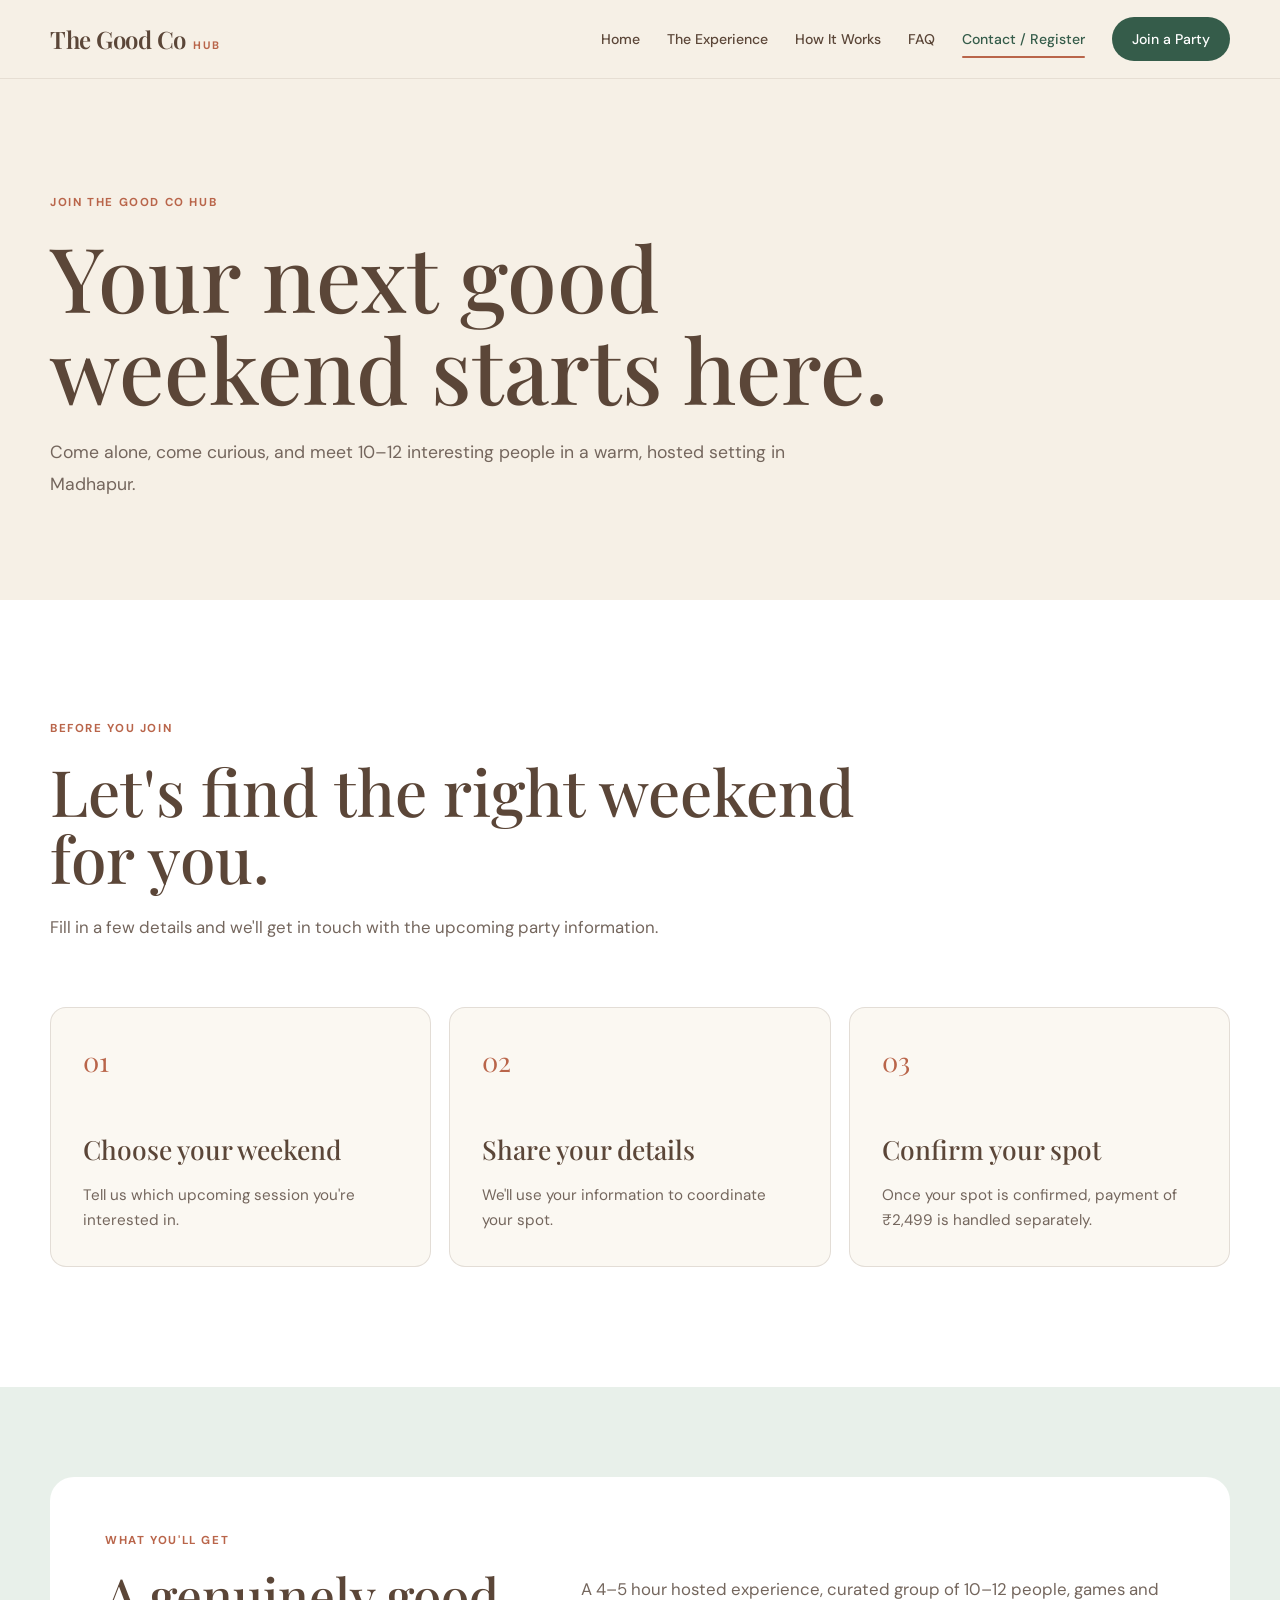
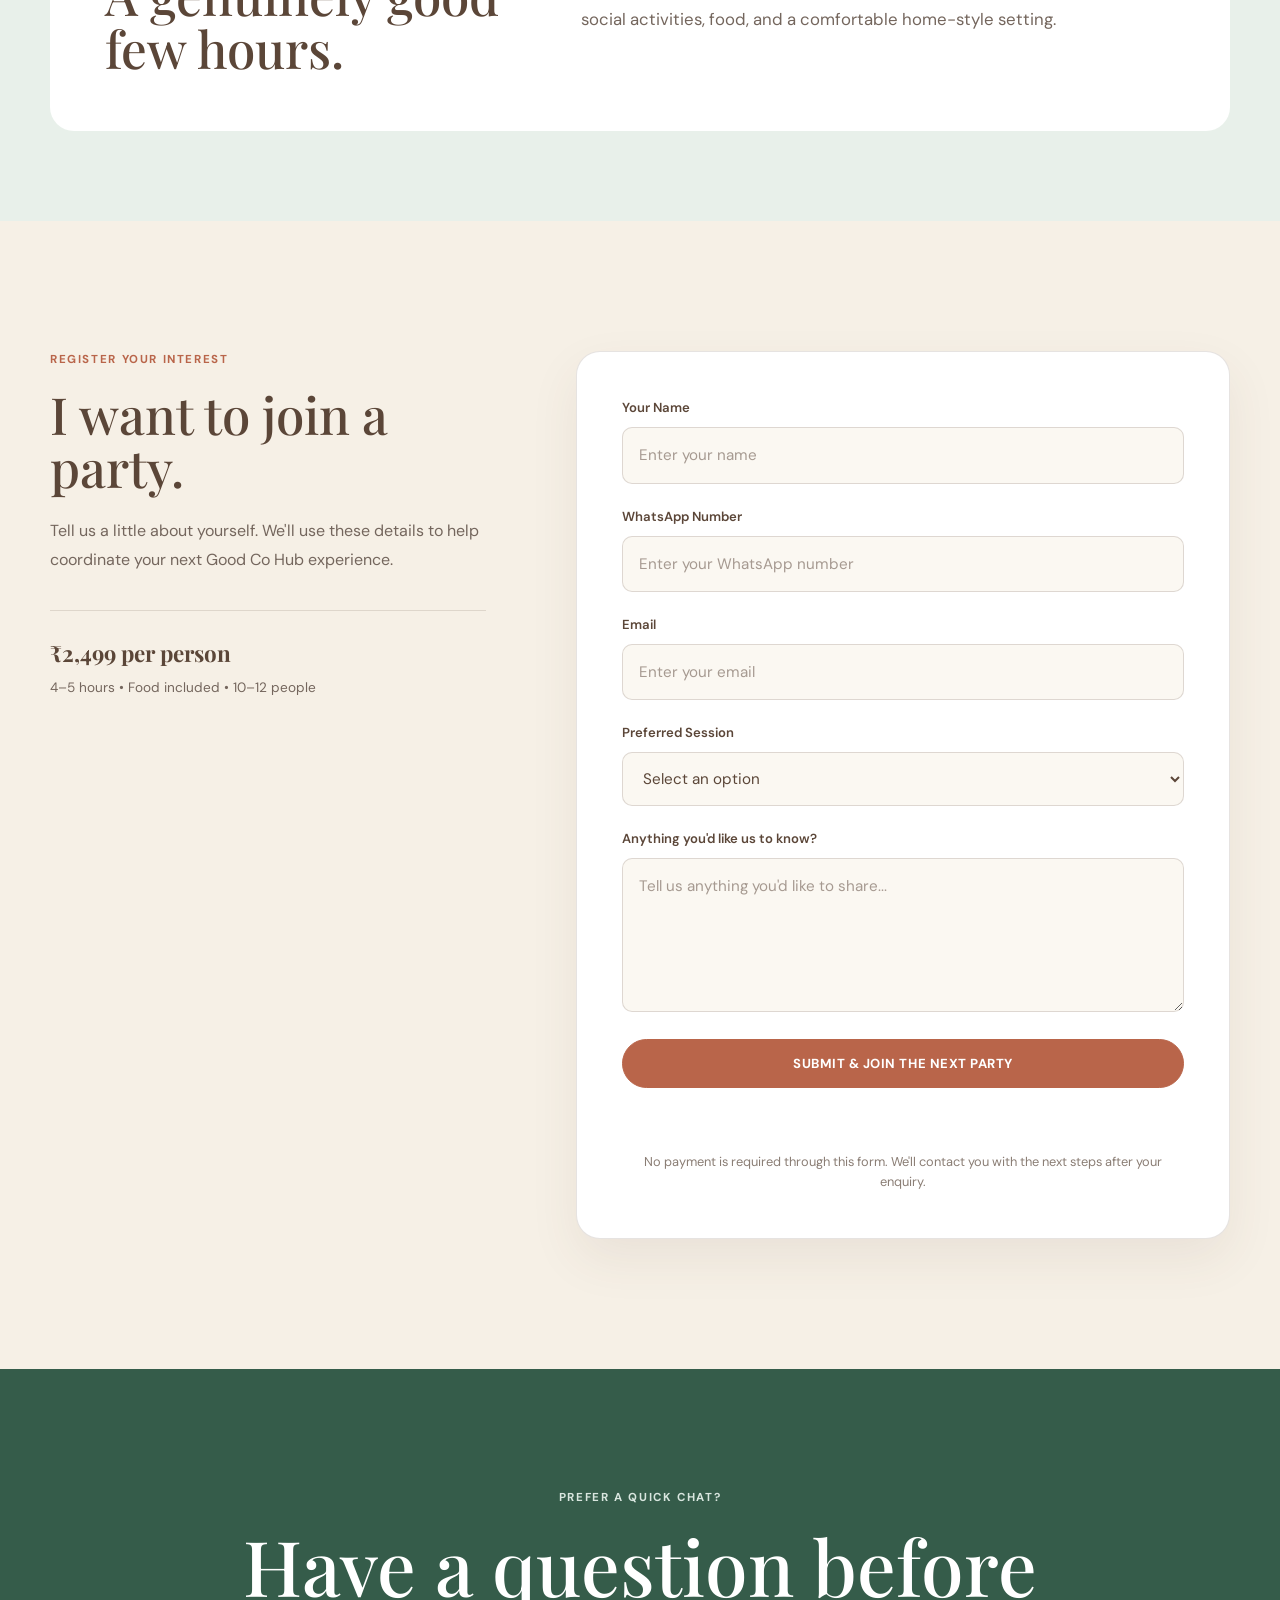
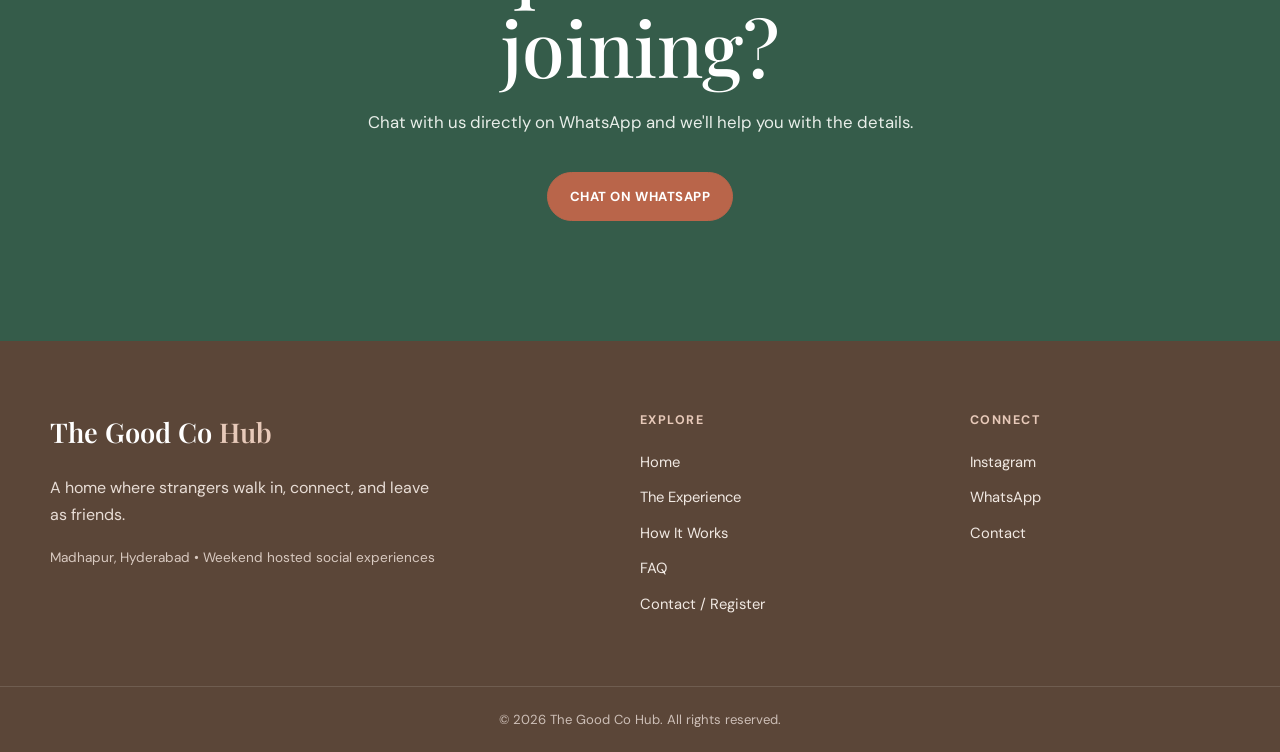
<file: contact.html>
<!DOCTYPE html>
<html lang="en">

<head>

    <meta charset="UTF-8">
    <meta
        name="viewport"
        content="width=device-width, initial-scale=1.0"
    >

    <meta
        name="description"
        content="Join The Good Co Hub — register your interest for a weekend social experience in Madhapur, Hyderabad."
    >

    <title>Join a Party | The Good Co Hub</title>


    <!-- Google Fonts -->

    <link rel="preconnect" href="https://fonts.googleapis.com">
    <link
        rel="preconnect"
        href="https://fonts.gstatic.com"
        crossorigin
    >

    <link
        href="https://fonts.googleapis.com/css2?family=DM+Sans:wght@400;500;600;700&family=Playfair+Display:wght@500;600&display=swap"
        rel="stylesheet"
    >


    <!-- CSS -->

    <link
        rel="stylesheet"
        href="css/style.css"
    >

    <link
        rel="stylesheet"
        href="css/responsive.css"
    >

</head>


<body>


    <!-- =========================================
         NAVBAR
         ========================================= -->

    <header class="navbar">

        <div class="container nav-container">

            <a
                href="index.html"
                class="brand"
            >
                <span>The Good Co</span>
                <strong>HUB</strong>
            </a>


            <nav class="nav-menu">

                <a href="index.html">
                    Home
                </a>

                <a href="experience.html">
                    The Experience
                </a>

                <a href="how-it-works.html">
                    How It Works
                </a>

                <a href="faq.html">
                    FAQ
                </a>

                <a
                    href="contact.html"
                    class="active"
                >
                    Contact / Register
                </a>

                <a
                    href="contact.html"
                    class="nav-cta"
                >
                    Join a Party
                </a>

            </nav>


            <button
                class="menu-toggle"
                type="button"
                aria-label="Open menu"
                aria-expanded="false"
            >
                ☰
            </button>

        </div>

    </header>



    <!-- =========================================
         MAIN
         ========================================= -->

    <main>


        <!-- =========================================
             CONTACT HERO
             ========================================= -->

        <section class="contact-hero">

            <div class="container">

                <div class="contact-hero-content">

                    <p class="section-eyebrow">
                        JOIN THE GOOD CO HUB
                    </p>

                    <h1>
                        Your next good weekend starts here.
                    </h1>

                    <p>
                        Come alone, come curious, and meet 10–12
                        interesting people in a warm, hosted setting
                        in Madhapur.
                    </p>

                </div>

            </div>

        </section>



        <!-- =========================================
             BEFORE YOU JOIN
             ========================================= -->

        <section class="contact-process">

            <div class="container">

                <div class="contact-process-heading">

                    <p class="section-eyebrow">
                        BEFORE YOU JOIN
                    </p>

                    <h2>
                        Let's find the right weekend for you.
                    </h2>

                    <p>
                        Fill in a few details and we'll get in touch
                        with the upcoming party information.
                    </p>

                </div>


                <div class="contact-process-grid">


                    <article class="contact-process-card">

                        <span>01</span>

                        <h3>
                            Choose your weekend
                        </h3>

                        <p>
                            Tell us which upcoming session
                            you're interested in.
                        </p>

                    </article>


                    <article class="contact-process-card">

                        <span>02</span>

                        <h3>
                            Share your details
                        </h3>

                        <p>
                            We'll use your information to
                            coordinate your spot.
                        </p>

                    </article>


                    <article class="contact-process-card">

                        <span>03</span>

                        <h3>
                            Confirm your spot
                        </h3>

                        <p>
                            Once your spot is confirmed,
                            payment of ₹2,499 is handled separately.
                        </p>

                    </article>

                </div>

            </div>

        </section>



        <!-- =========================================
             WHAT YOU GET
             ========================================= -->

        <section class="contact-included">

            <div class="container">

                <div class="contact-included-card">

                    <div>

                        <p class="section-eyebrow">
                            WHAT YOU'LL GET
                        </p>

                        <h2>
                            A genuinely good few hours.
                        </h2>

                    </div>


                    <p>
                        A 4–5 hour hosted experience, curated group
                        of 10–12 people, games and social activities,
                        food, and a comfortable home-style setting.
                    </p>

                </div>

            </div>

        </section>



        <!-- =========================================
             REGISTRATION
             ========================================= -->

        <section class="registration-section">

            <div class="container">

                <div class="registration-layout">


                    <!-- FORM INTRO -->

                    <div class="registration-intro">

                        <p class="section-eyebrow">
                            REGISTER YOUR INTEREST
                        </p>

                        <h2>
                            I want to join a party.
                        </h2>

                        <p>
                            Tell us a little about yourself.
                            We'll use these details to help
                            coordinate your next Good Co Hub experience.
                        </p>

                        <div class="registration-note">

                            <strong>
                                ₹2,499 per person
                            </strong>

                            <span>
                                4–5 hours • Food included • 10–12 people
                            </span>

                        </div>

                    </div>



                    <!-- FORM -->

                    <div class="registration-form-card">

                        <form
                            id="registrationForm"
                            class="registration-form"
                        >


                            <!-- NAME -->

                            <div class="form-group">

                                <label for="name">
                                    Your Name
                                </label>

                                <input
                                    type="text"
                                    id="name"
                                    name="name"
                                    placeholder="Enter your name"
                                    autocomplete="name"
                                    required
                                >

                            </div>



                            <!-- PHONE -->

                            <div class="form-group">

                                <label for="phone">
                                    WhatsApp Number
                                </label>

                                <input
                                    type="tel"
                                    id="phone"
                                    name="phone"
                                    placeholder="Enter your WhatsApp number"
                                    autocomplete="tel"
                                    required
                                >

                            </div>



                            <!-- EMAIL -->

                            <div class="form-group">

                                <label for="email">
                                    Email
                                </label>

                                <input
                                    type="email"
                                    id="email"
                                    name="email"
                                    placeholder="Enter your email"
                                    autocomplete="email"
                                    required
                                >

                            </div>



                            <!-- WEEKEND -->

                            <div class="form-group">

                                <label for="weekend">
                                    Preferred Session
                                </label>

                                <select
                                    id="weekend"
                                    name="weekend"
                                    required
                                >

                                    <option
                                        value=""
                                        selected
                                        disabled
                                    >
                                        Select an option
                                    </option>

                                    <option value="next-party">
                                        Next available party
                                    </option>

                                    <option value="saturday">
                                        Saturday
                                    </option>

                                    <option value="sunday">
                                        Sunday
                                    </option>

                                    <option value="either">
                                        Either Saturday or Sunday
                                    </option>

                                </select>

                            </div>



                            <!-- MESSAGE -->

                            <div class="form-group">

                                <label for="message">
                                    Anything you'd like us to know?
                                </label>

                                <textarea
                                    id="message"
                                    name="message"
                                    rows="5"
                                    placeholder="Tell us anything you'd like to share..."
                                ></textarea>

                            </div>



                            <!-- SUBMIT -->

                            <button
                                type="submit"
                                class="btn btn-primary registration-submit"
                            >
                                SUBMIT & JOIN THE NEXT PARTY
                            </button>


                            <p
                                id="formMessage"
                                class="form-message"
                            ></p>


                            <p class="form-note">
                                No payment is required through this form.
                                We'll contact you with the next steps
                                after your enquiry.
                            </p>

                        </form>

                    </div>

                </div>

            </div>

        </section>



        <!-- =========================================
             WHATSAPP CTA
             ========================================= -->

        <section class="contact-whatsapp">

            <div class="container">

                <div class="contact-whatsapp-content">

                    <p class="section-eyebrow">
                        PREFER A QUICK CHAT?
                    </p>

                    <h2>
                        Have a question before joining?
                    </h2>

                    <p>
                        Chat with us directly on WhatsApp and
                        we'll help you with the details.
                    </p>

                    <a
                        href="https://wa.me/916302106405"
                        target="_blank"
                        rel="noopener"
                        class="btn btn-primary"
                    >
                        CHAT ON WHATSAPP
                    </a>

                </div>

            </div>

        </section>


    </main>



    <!-- =========================================
         FOOTER
         ========================================= -->

    <footer class="site-footer">

        <div class="container footer-content">


            <div class="footer-brand">

                <a
                    href="index.html"
                    class="footer-logo"
                >
                    The Good Co <span>Hub</span>
                </a>

                <p>
                    A home where strangers walk in, connect,
                    and leave as friends.
                </p>

                <span>
                    Madhapur, Hyderabad • Weekend hosted social experiences
                </span>

            </div>



            <div class="footer-links">

                <h4>
                    Explore
                </h4>

                <a href="index.html">
                    Home
                </a>

                <a href="experience.html">
                    The Experience
                </a>

                <a href="how-it-works.html">
                    How It Works
                </a>

                <a href="faq.html">
                    FAQ
                </a>

                <a href="contact.html">
                    Contact / Register
                </a>

            </div>



            <div class="footer-social">

                <h4>
                    Connect
                </h4>

                <a href="#">
                    Instagram
                </a>

                <a
                    href="https://wa.me/916302106405"
                    target="_blank"
                    rel="noopener"
                >
                    WhatsApp
                </a>

                <a href="contact.html">
                    Contact
                </a>

            </div>


        </div>


        <div class="footer-bottom">

            <div class="container">

                <p>
                    © 2026 The Good Co Hub. All rights reserved.
                </p>

            </div>

        </div>

    </footer>



    <!-- JavaScript -->

    <script src="js/script.js"></script>

</body>

</html>
</file>
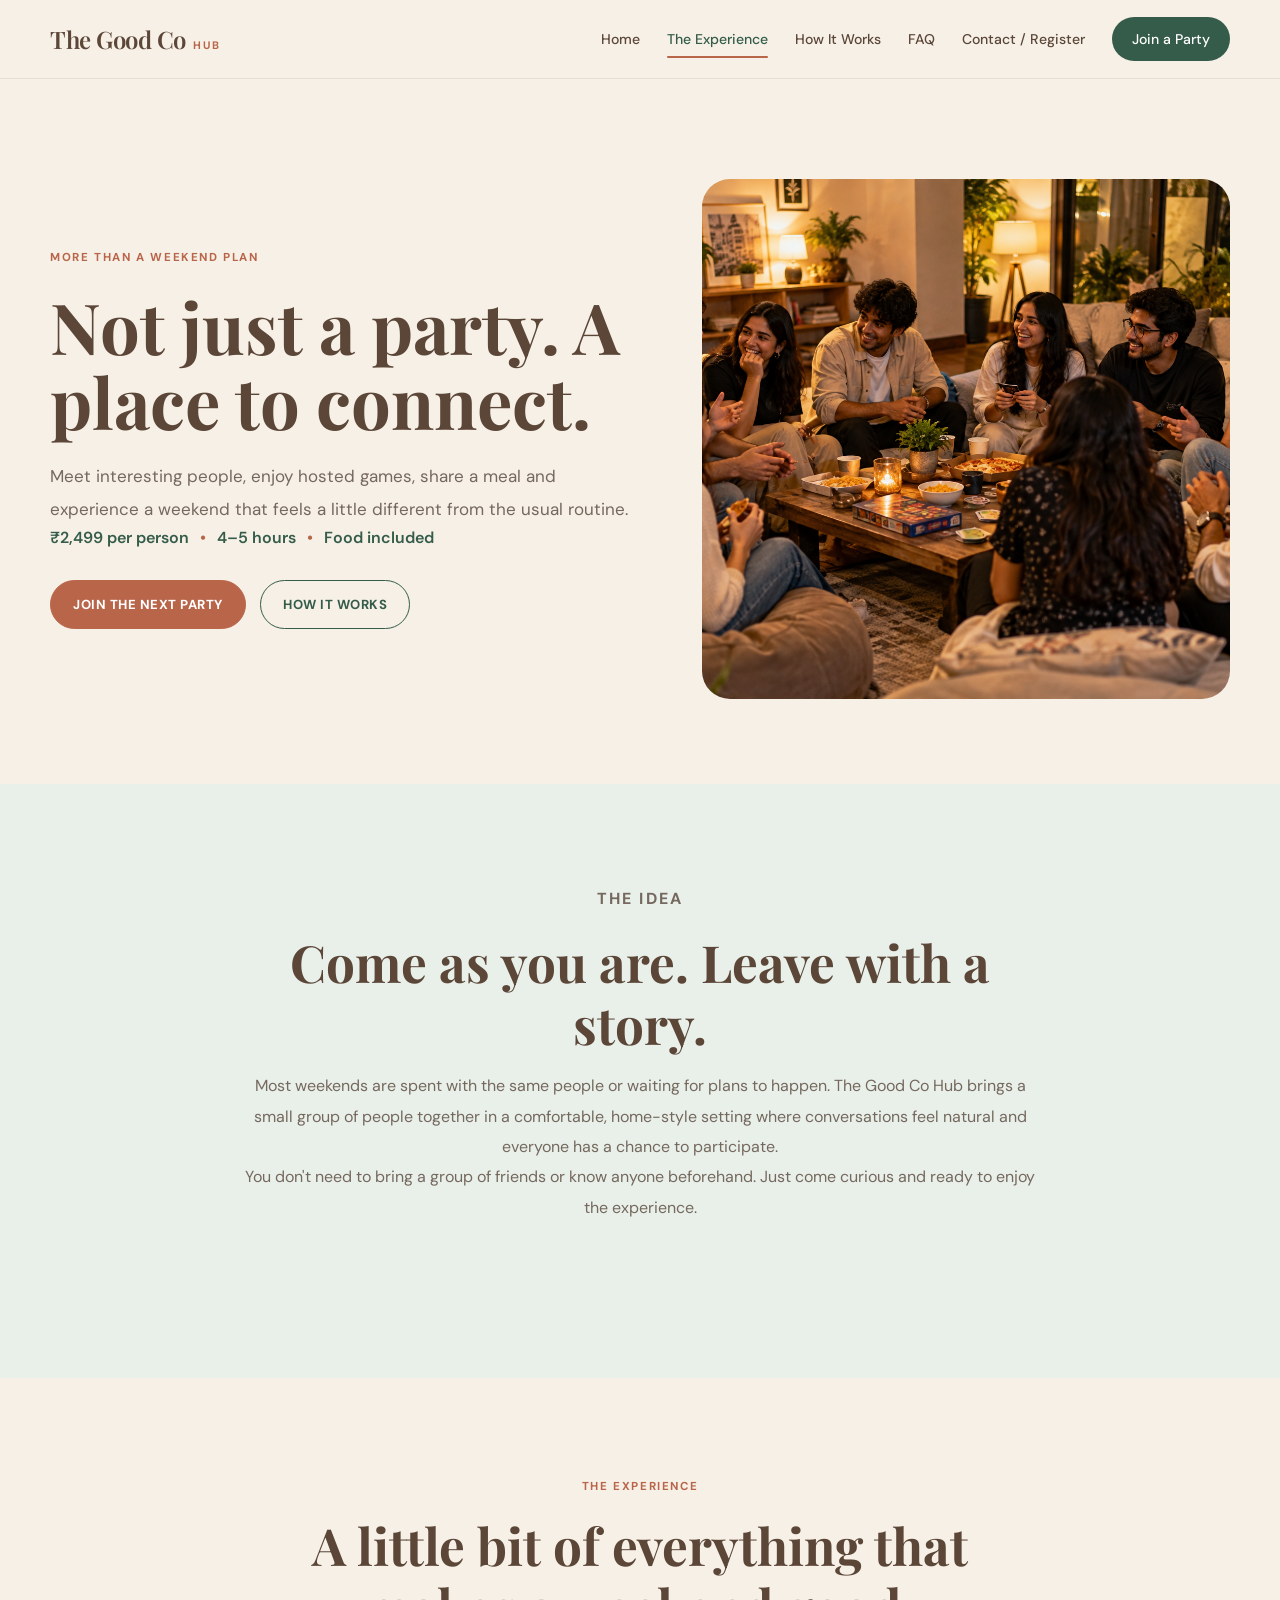
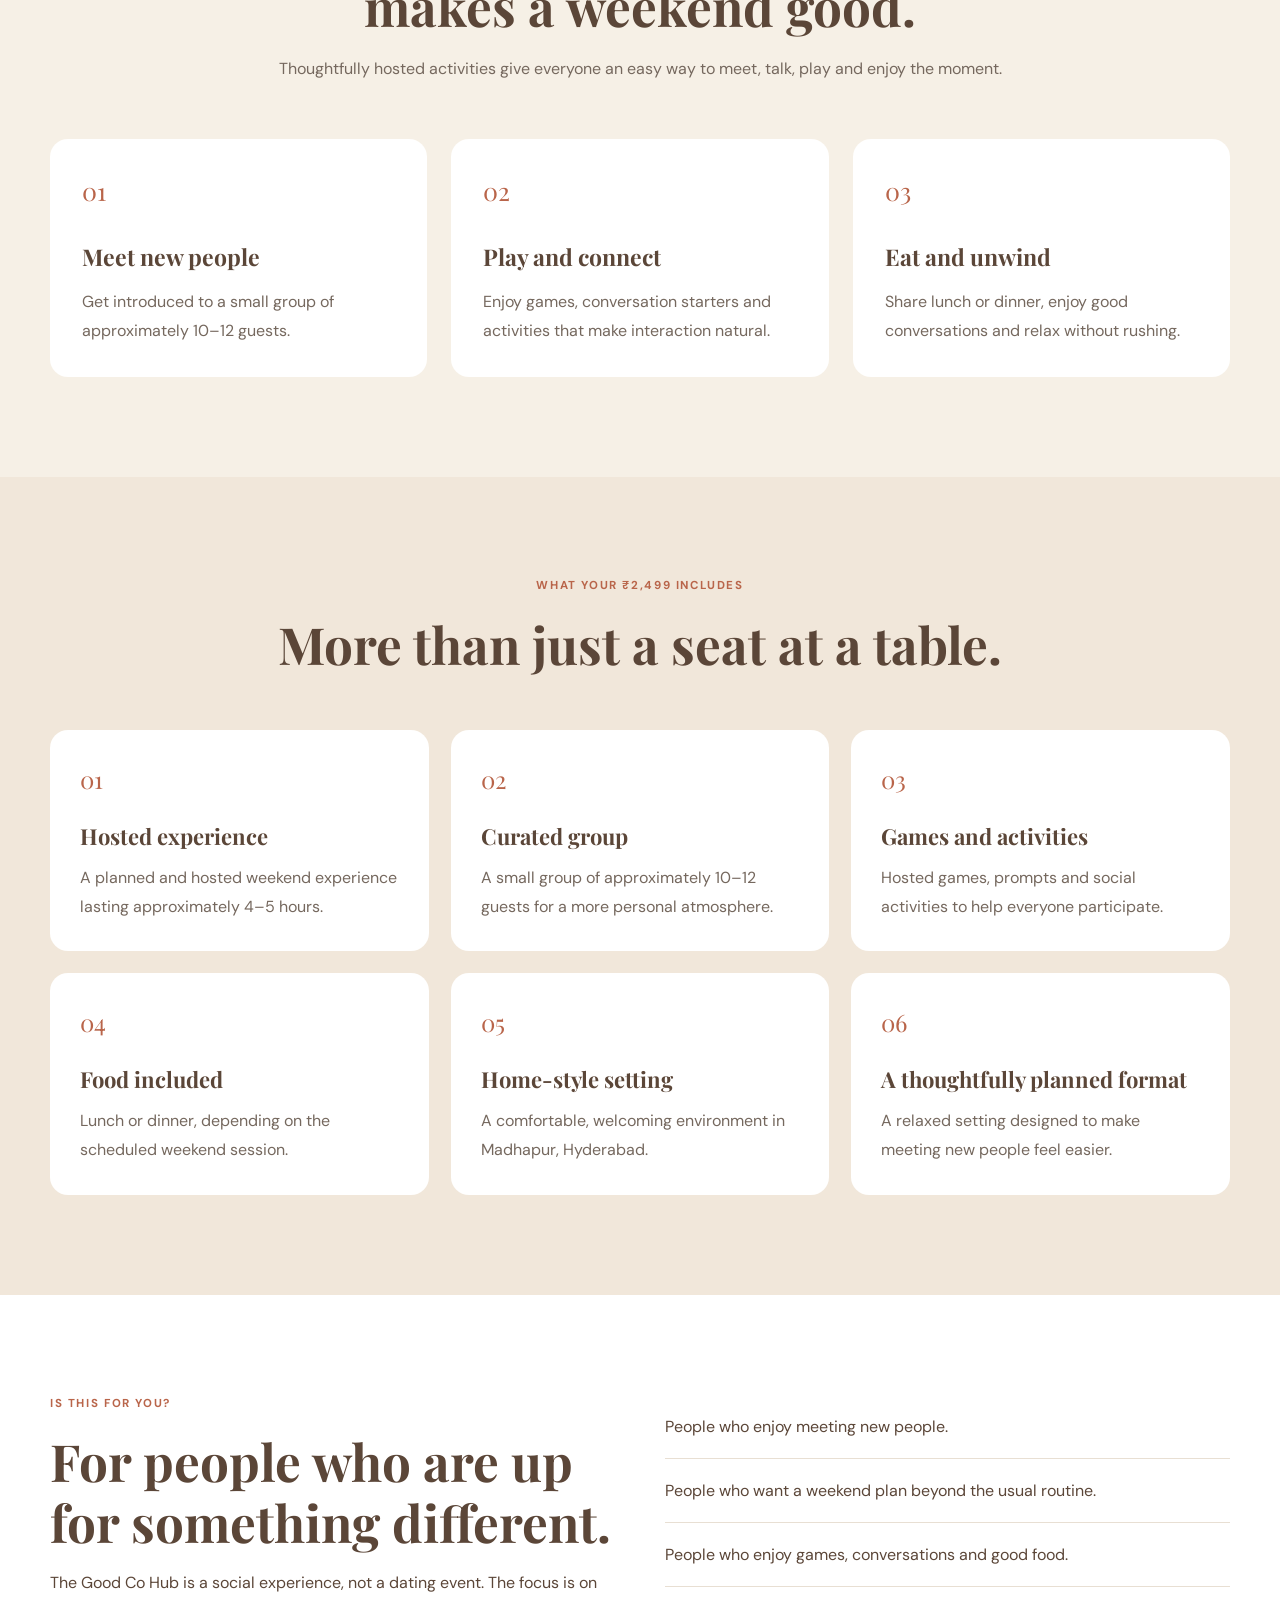
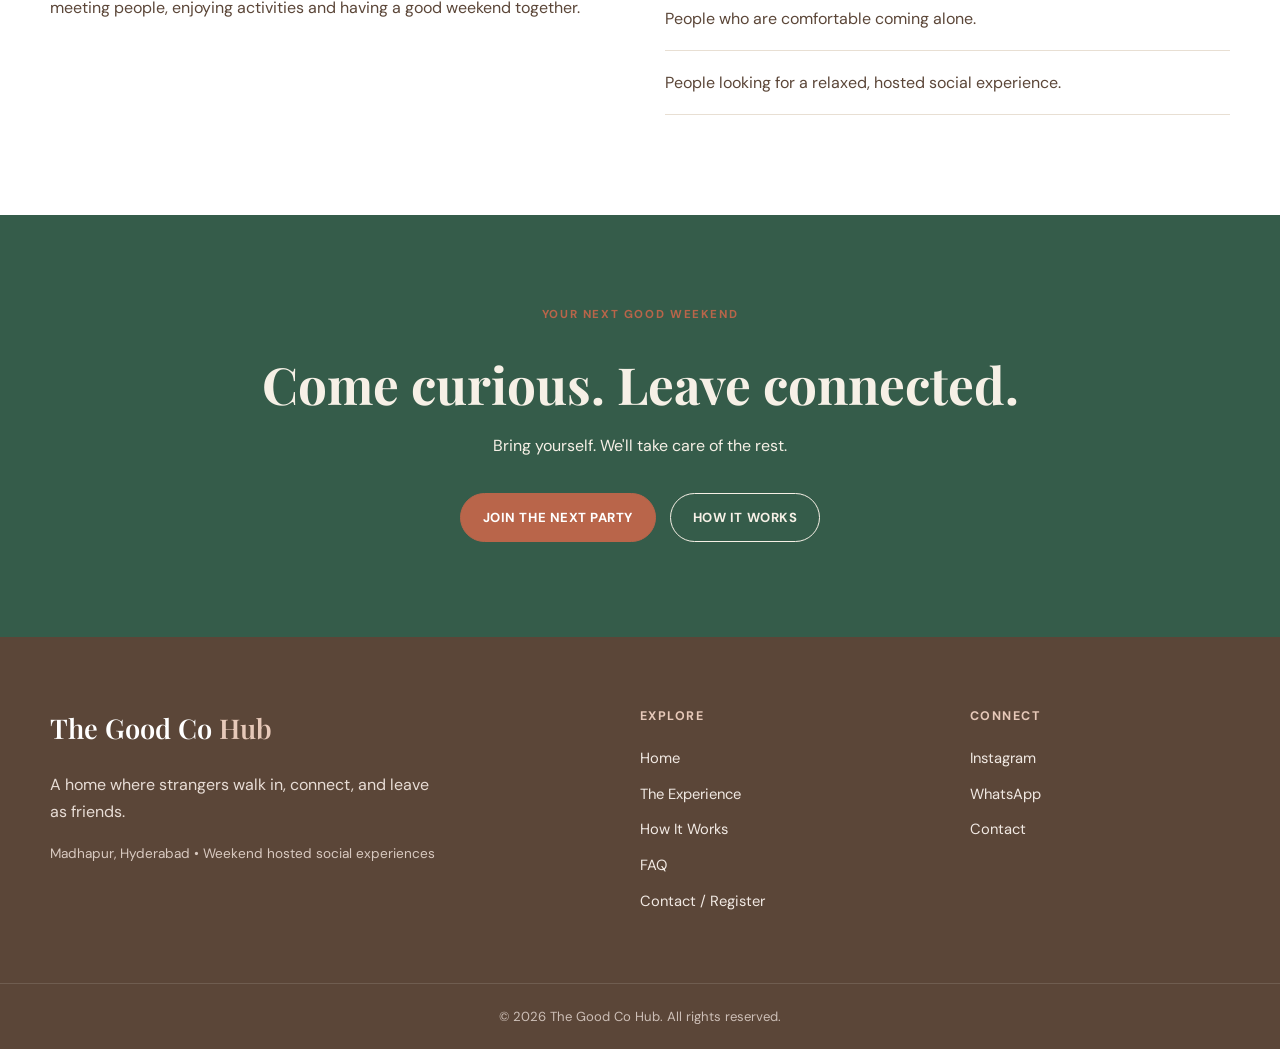
<file: experience.html>
<!DOCTYPE html>
<html lang="en">
<head>
    <meta charset="UTF-8">
    <meta name="viewport" content="width=device-width, initial-scale=1.0">

    <meta name="description"
        content="Discover The Good Co Hub experience in Madhapur, Hyderabad. Meet new people, enjoy hosted games, share food and make your weekends more meaningful.">

    <title>The Experience | The Good Co Hub</title>

    <link rel="preconnect" href="https://fonts.googleapis.com">
    <link rel="preconnect" href="https://fonts.gstatic.com" crossorigin>

    <link href="https://fonts.googleapis.com/css2?family=DM+Sans:wght@400;500;600;700&family=Playfair+Display:wght@500;600&display=swap"
        rel="stylesheet">

    <link rel="stylesheet" href="css/style.css">
    <link rel="stylesheet" href="css/responsive.css">

    <style>
        /* EXPERIENCE PAGE */
        .experience-hero {
            padding: 100px 0 85px;
            background: #F6F0E6;
        }

        .experience-hero-grid {
            display: grid;
            grid-template-columns: 1fr 0.9fr;
            gap: 65px;
            align-items: center;
        }

        .experience-hero h1 {
            font-family: "Playfair Display", serif;
            font-size: clamp(42px, 5.5vw, 76px);
            line-height: 1.06;
            color: #5B4638;
            margin: 22px 0;
        }

        .experience-hero-description {
            color: #75685E;
            font-size: 17px;
            line-height: 1.9;
            max-width: 580px;
        }

        .experience-hero-image {
            width: 100%;
            height: 520px;
            object-fit: cover;
            border-radius: 28px;
            display: block;
        }

        .experience-section {
            padding: 100px 0;
        }

        .experience-story {
            background: #E8F0E9;
        }

        .experience-centered {
            max-width: 800px;
            margin: 0 auto 55px;
            text-align: center;
        }

        .experience-centered h2,
        .experience-story h2,
        .experience-audience h2,
        .experience-cta h2 {
            font-family: "Playfair Display", serif;
            font-size: clamp(34px, 4vw, 52px);
            line-height: 1.2;
            color: #5B4638;
            margin: 16px 0;
        }

        .experience-centered > p:last-child,
        .experience-story p,
        .experience-audience > .container > p {
            font-size: 16px;
            line-height: 1.9;
            color: #75685E;
        }

        .experience-features {
            display: grid;
            grid-template-columns: repeat(3, minmax(0, 1fr));
            gap: 24px;
        }

        .experience-feature {
            background: #FFFFFF;
            padding: 32px;
            border-radius: 18px;
        }

        .experience-feature > span {
            color: #B9654A;
            font-family: "Playfair Display", serif;
            font-size: 25px;
        }

        .experience-feature h3 {
            font-family: "Playfair Display", serif;
            font-size: 23px;
            color: #5B4638;
            margin: 28px 0 12px;
        }

        .experience-feature p {
            color: #75685E;
            line-height: 1.8;
            margin: 0;
        }

        .experience-included {
            background: #F1E7DA;
        }

        .experience-included-grid {
            display: grid;
            grid-template-columns: repeat(3, minmax(0, 1fr));
            gap: 22px;
        }

        .experience-included-card {
            padding: 30px;
            border-radius: 18px;
            background: #FFFFFF;
        }

        .experience-included-card h3 {
            font-family: "Playfair Display", serif;
            color: #5B4638;
            font-size: 22px;
            margin: 20px 0 10px;
        }

        .experience-included-card p {
            color: #75685E;
            line-height: 1.8;
            margin: 0;
        }

        .experience-number {
            font-family: "Playfair Display", serif;
            font-size: 24px;
            color: #B9654A;
        }

        .experience-audience {
            background: #FFFFFF;
        }

        .experience-audience-grid {
            display: grid;
            grid-template-columns: 1fr 1fr;
            gap: 50px;
            align-items: start;
        }

        .experience-audience-list {
            list-style: none;
            padding: 0;
            margin: 0;
        }

        .experience-audience-list li {
            padding: 18px 0;
            border-bottom: 1px solid #E8DFD3;
            color: #5B4638;
            line-height: 1.7;
        }

        .experience-cta {
            padding: 90px 20px;
            text-align: center;
            background: #355C4A;
            color: #F6F0E6;
        }

        .experience-cta h2 {
            color: #F6F0E6;
        }

        .experience-cta p {
            line-height: 1.8;
            margin-bottom: 28px;
        }

        .experience-cta .btn {
            display: inline-flex;
            align-items: center;
            justify-content: center;
            margin: 5px;
        }

        .experience-cta .btn-outline {
            color: #F6F0E6;
            border-color: #F6F0E6;
        }

        @media (max-width: 900px) {
            .experience-hero-grid {
                grid-template-columns: 1fr;
                gap: 35px;
            }

            .experience-hero-image {
                height: 400px;
            }

            .experience-features,
            .experience-included-grid {
                grid-template-columns: repeat(2, minmax(0, 1fr));
            }

            .experience-audience-grid {
                grid-template-columns: 1fr;
                gap: 25px;
            }
        }

        @media (max-width: 600px) {
            .experience-hero {
                padding: 65px 0;
            }

            .experience-hero-image {
                height: 300px;
                border-radius: 18px;
            }

            .experience-section {
                padding: 65px 0;
            }

            .experience-features,
            .experience-included-grid {
                grid-template-columns: 1fr;
            }

            .experience-feature,
            .experience-included-card {
                padding: 25px;
            }
        }
    </style>
</head>

<body>

    <!-- NAVIGATION -->
    <header class="navbar">
        <div class="container nav-container">

            <a href="index.html" class="brand">
                <span>The Good Co</span>
                <strong>HUB</strong>
            </a>

            <nav class="nav-menu">
                <a href="index.html">Home</a>
                <a href="experience.html" class="active">The Experience</a>
                <a href="how-it-works.html">How It Works</a>
                <a href="faq.html">FAQ</a>
                <a href="contact.html">Contact / Register</a>
                <a href="contact.html" class="nav-cta">Join a Party</a>
            </nav>

            <button class="menu-toggle" type="button"
                aria-label="Open menu" aria-expanded="false">
                ☰
            </button>

        </div>
    </header>

    <main>

        <!-- EXPERIENCE HERO -->
        <section class="experience-hero">
            <div class="container experience-hero-grid">

                <div>
                    <p class="section-eyebrow">
                        MORE THAN A WEEKEND PLAN
                    </p>

                    <h1>
                        Not just a party.
                        A place to connect.
                    </h1>

                    <p class="experience-hero-description">
                        Meet interesting people, enjoy hosted games,
                        share a meal and experience a weekend that feels
                        a little different from the usual routine.
                    </p>

                    <p class="hero-price">
                        ₹2,499 per person
                        <span>•</span>
                        4–5 hours
                        <span>•</span>
                        Food included
                    </p>

                    <div class="hero-buttons">
                        <a href="contact.html" class="btn btn-primary">
                            JOIN THE NEXT PARTY
                        </a>

                        <a href="how-it-works.html" class="btn btn-outline">
                            HOW IT WORKS
                        </a>
                    </div>
                </div>

                <div>
                    <img
                        src="assets/images/hero-good-co-hub.png"
                        alt="Friends enjoying food and conversations at a hosted gathering"
                        class="experience-hero-image">
                </div>

            </div>
        </section>

        <!-- THE IDEA -->
        <section class="experience-section experience-story">
            <div class="container experience-centered">

                <p class="section-eyebrow">THE IDEA</p>

                <h2>
                    Come as you are. Leave with a story.
                </h2>

                <p>
                    Most weekends are spent with the same people or
                    waiting for plans to happen. The Good Co Hub brings
                    a small group of people together in a comfortable,
                    home-style setting where conversations feel natural
                    and everyone has a chance to participate.
                </p>

                <p>
                    You don't need to bring a group of friends or know
                    anyone beforehand. Just come curious and ready
                    to enjoy the experience.
                </p>

            </div>
        </section>

        <!-- WHAT HAPPENS -->
        <section class="experience-section">
            <div class="container">

                <div class="experience-centered">
                    <p class="section-eyebrow">THE EXPERIENCE</p>

                    <h2>
                        A little bit of everything that makes a weekend good.
                    </h2>

                    <p>
                        Thoughtfully hosted activities give everyone
                        an easy way to meet, talk, play and enjoy the moment.
                    </p>
                </div>

                <div class="experience-features">

                    <article class="experience-feature">
                        <span>01</span>
                        <h3>Meet new people</h3>
                        <p>
                            Get introduced to a small group of
                            approximately 10–12 guests.
                        </p>
                    </article>

                    <article class="experience-feature">
                        <span>02</span>
                        <h3>Play and connect</h3>
                        <p>
                            Enjoy games, conversation starters and
                            activities that make interaction natural.
                        </p>
                    </article>

                    <article class="experience-feature">
                        <span>03</span>
                        <h3>Eat and unwind</h3>
                        <p>
                            Share lunch or dinner, enjoy good
                            conversations and relax without rushing.
                        </p>
                    </article>

                </div>
            </div>
        </section>

        <!-- WHAT IS INCLUDED -->
        <section class="experience-section experience-included">
            <div class="container">

                <div class="experience-centered">
                    <p class="section-eyebrow">
                        WHAT YOUR ₹2,499 INCLUDES
                    </p>

                    <h2>More than just a seat at a table.</h2>
                </div>

                <div class="experience-included-grid">

                    <article class="experience-included-card">
                        <span class="experience-number">01</span>
                        <h3>Hosted experience</h3>
                        <p>
                            A planned and hosted weekend experience
                            lasting approximately 4–5 hours.
                        </p>
                    </article>

                    <article class="experience-included-card">
                        <span class="experience-number">02</span>
                        <h3>Curated group</h3>
                        <p>
                            A small group of approximately 10–12 guests
                            for a more personal atmosphere.
                        </p>
                    </article>

                    <article class="experience-included-card">
                        <span class="experience-number">03</span>
                        <h3>Games and activities</h3>
                        <p>
                            Hosted games, prompts and social activities
                            to help everyone participate.
                        </p>
                    </article>

                    <article class="experience-included-card">
                        <span class="experience-number">04</span>
                        <h3>Food included</h3>
                        <p>
                            Lunch or dinner, depending on the
                            scheduled weekend session.
                        </p>
                    </article>

                    <article class="experience-included-card">
                        <span class="experience-number">05</span>
                        <h3>Home-style setting</h3>
                        <p>
                            A comfortable, welcoming environment
                            in Madhapur, Hyderabad.
                        </p>
                    </article>

                    <article class="experience-included-card">
                        <span class="experience-number">06</span>
                        <h3>A thoughtfully planned format</h3>
                        <p>
                            A relaxed setting designed to make meeting
                            new people feel easier.
                        </p>
                    </article>

                </div>
            </div>
        </section>

        <!-- WHO IT IS FOR -->
        <section class="experience-section experience-audience">
            <div class="container experience-audience-grid">

                <div>
                    <p class="section-eyebrow">IS THIS FOR YOU?</p>

                    <h2>
                        For people who are up for something different.
                    </h2>

                    <p>
                        The Good Co Hub is a social experience,
                        not a dating event. The focus is on meeting
                        people, enjoying activities and having a good
                        weekend together.
                    </p>
                </div>

                <ul class="experience-audience-list">
                    <li>People who enjoy meeting new people.</li>
                    <li>People who want a weekend plan beyond the usual routine.</li>
                    <li>People who enjoy games, conversations and good food.</li>
                    <li>People who are comfortable coming alone.</li>
                    <li>People looking for a relaxed, hosted social experience.</li>
                </ul>

            </div>
        </section>

        <!-- FINAL CTA -->
        <section class="experience-cta">
            <div class="container">

                <p class="section-eyebrow">YOUR NEXT GOOD WEEKEND</p>

                <h2>
                    Come curious. Leave connected.
                </h2>

                <p>
                    Bring yourself. We'll take care of the rest.
                </p>

                <a href="contact.html" class="btn btn-primary">
                    JOIN THE NEXT PARTY
                </a>

                <a href="how-it-works.html" class="btn btn-outline">
                    HOW IT WORKS
                </a>

            </div>
        </section>

    </main>

    <!-- FOOTER -->
    <footer class="site-footer">

        <div class="container footer-content">

            <div class="footer-brand">
                <a href="index.html" class="footer-logo">
                    The Good Co <span>Hub</span>
                </a>

                <p>
                    A home where strangers walk in, connect,
                    and leave as friends.
                </p>

                <span>
                    Madhapur, Hyderabad • Weekend hosted social experiences
                </span>
            </div>

            <div class="footer-links">
                <h4>Explore</h4>
                <a href="index.html">Home</a>
                <a href="experience.html">The Experience</a>
                <a href="how-it-works.html">How It Works</a>
                <a href="faq.html">FAQ</a>
                <a href="contact.html">Contact / Register</a>
            </div>

            <div class="footer-social">
                <h4>Connect</h4>
                <a href="#">Instagram</a>
                <a href="https://wa.me/916302106405"
                    target="_blank" rel="noopener">WhatsApp</a>
                <a href="contact.html">Contact</a>
            </div>

        </div>

        <div class="footer-bottom">
            <div class="container">
                <p>© 2026 The Good Co Hub. All rights reserved.</p>
            </div>
        </div>

    </footer>

    <script src="js/script.js"></script>

</body>
</html>
</file>
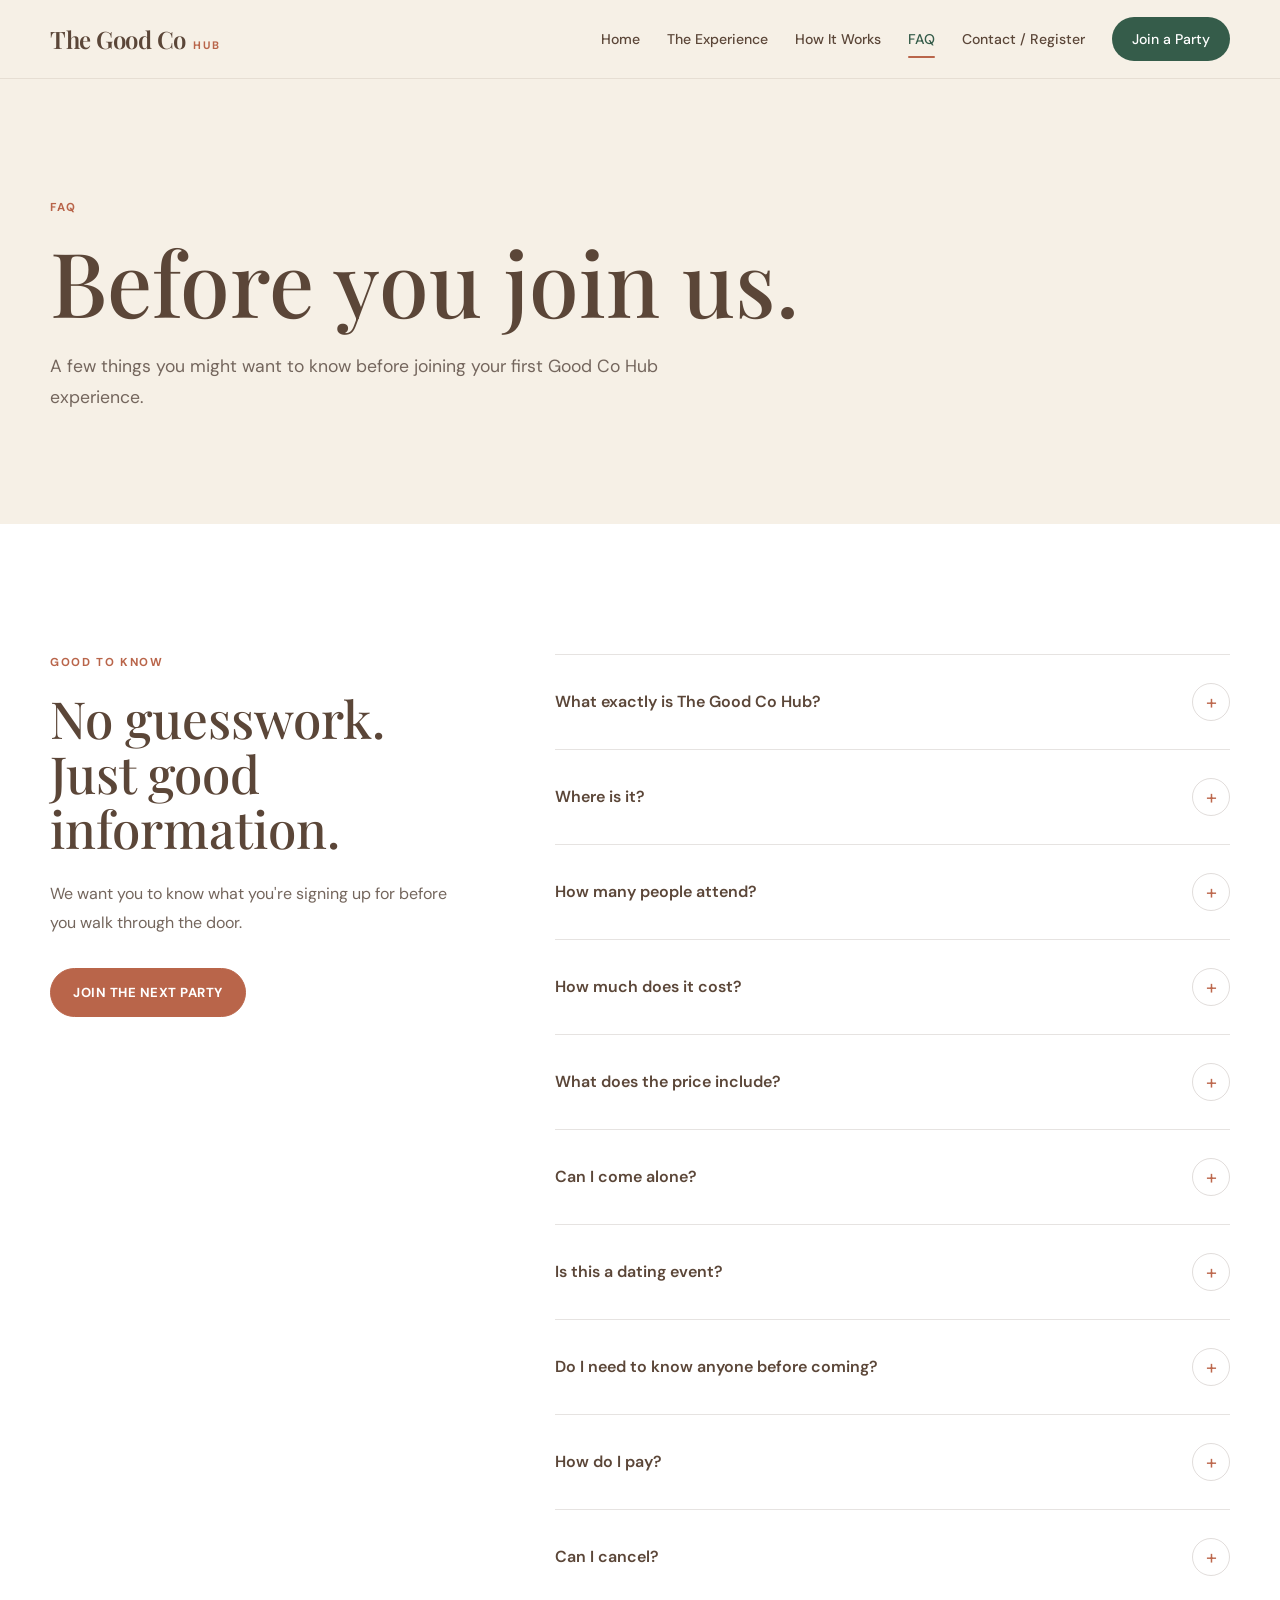
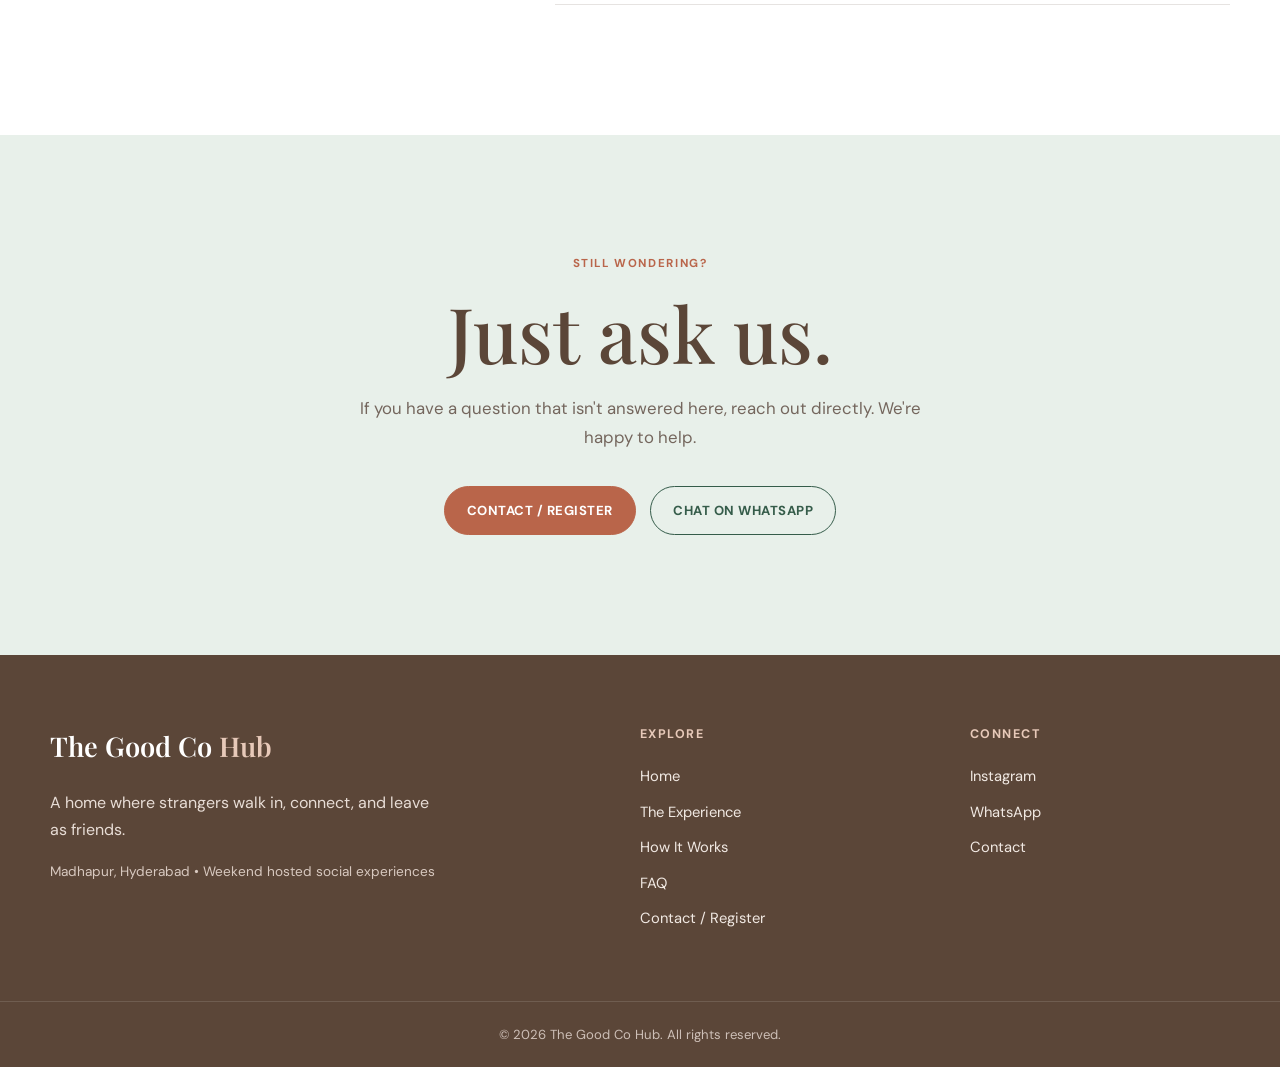
<file: faq.html>
<!DOCTYPE html>
<html lang="en">

<head>

    <meta charset="UTF-8">
    <meta name="viewport" content="width=device-width, initial-scale=1.0">

    <meta
        name="description"
        content="Frequently asked questions about The Good Co Hub weekend social experiences in Madhapur, Hyderabad."
    >

    <title>FAQ | The Good Co Hub</title>

    <!-- Google Fonts -->

    <link rel="preconnect" href="https://fonts.googleapis.com">
    <link rel="preconnect" href="https://fonts.gstatic.com" crossorigin>

    <link
        href="https://fonts.googleapis.com/css2?family=DM+Sans:wght@400;500;600;700&family=Playfair+Display:wght@500;600&display=swap"
        rel="stylesheet"
    >

    <!-- CSS -->

    <link rel="stylesheet" href="css/style.css">
    <link rel="stylesheet" href="css/responsive.css">

</head>


<body>


    <!-- =========================================
         NAVBAR
         ========================================= -->

    <header class="navbar">

        <div class="container nav-container">

            <a href="index.html" class="brand">

                <span>
                    The Good Co
                </span>

                <strong>
                    HUB
                </strong>

            </a>


            <nav class="nav-menu">

                <a href="index.html">
                    Home
                </a>

                <a href="experience.html">
                    The Experience
                </a>

                <a href="how-it-works.html">
                    How It Works
                </a>

                <a
                    href="faq.html"
                    class="active"
                >
                    FAQ
                </a>

                <a href="contact.html">
                    Contact / Register
                </a>

                <a
                    href="contact.html"
                    class="nav-cta"
                >
                    Join a Party
                </a>

            </nav>


            <button
                class="menu-toggle"
                type="button"
                aria-label="Open menu"
                aria-expanded="false"
            >
                ☰
            </button>

        </div>

    </header>



    <!-- =========================================
         MAIN
         ========================================= -->

    <main>


        <!-- =========================================
             FAQ HERO
             ========================================= -->

        <section class="faq-hero">

            <div class="container">

                <div class="faq-hero-content">

                    <p class="section-eyebrow">
                        FAQ
                    </p>

                    <h1>
                        Before you join us.
                    </h1>

                    <p>
                        A few things you might want to know
                        before joining your first Good Co Hub experience.
                    </p>

                </div>

            </div>

        </section>



        <!-- =========================================
             FAQ ACCORDION
             ========================================= -->

        <section class="faq-page-section">

            <div class="container">

                <div class="faq-page-grid">


                    <!-- LEFT -->

                    <div class="faq-page-intro">

                        <p class="section-eyebrow">
                            GOOD TO KNOW
                        </p>

                        <h2>
                            No guesswork.
                            Just good information.
                        </h2>

                        <p>
                            We want you to know what you're signing
                            up for before you walk through the door.
                        </p>

                        <a
                            href="contact.html"
                            class="btn btn-primary"
                        >
                            JOIN THE NEXT PARTY
                        </a>

                    </div>



                    <!-- RIGHT -->

                    <div class="faq-page-list">


                        <!-- FAQ 01 -->

                        <div class="faq-page-item">

                            <button
                                class="faq-page-question"
                                type="button"
                                aria-expanded="false"
                            >

                                <span>
                                    What exactly is The Good Co Hub?
                                </span>

                                <span class="faq-page-icon">
                                    +
                                </span>

                            </button>


                            <div class="faq-page-answer">

                                <p>
                                    A hosted weekend social experience
                                    where a small group of strangers
                                    come together to meet, play games,
                                    eat, talk and have a good time in a
                                    comfortable home setting.
                                </p>

                            </div>

                        </div>



                        <!-- FAQ 02 -->

                        <div class="faq-page-item">

                            <button
                                class="faq-page-question"
                                type="button"
                                aria-expanded="false"
                            >

                                <span>
                                    Where is it?
                                </span>

                                <span class="faq-page-icon">
                                    +
                                </span>

                            </button>


                            <div class="faq-page-answer">

                                <p>
                                    Madhapur, Hyderabad. The exact
                                    address and arrival details are
                                    shared with confirmed guests.
                                </p>

                            </div>

                        </div>



                        <!-- FAQ 03 -->

                        <div class="faq-page-item">

                            <button
                                class="faq-page-question"
                                type="button"
                                aria-expanded="false"
                            >

                                <span>
                                    How many people attend?
                                </span>

                                <span class="faq-page-icon">
                                    +
                                </span>

                            </button>


                            <div class="faq-page-answer">

                                <p>
                                    Typically 10–12 guests per
                                    hosted session.
                                </p>

                            </div>

                        </div>



                        <!-- FAQ 04 -->

                        <div class="faq-page-item">

                            <button
                                class="faq-page-question"
                                type="button"
                                aria-expanded="false"
                            >

                                <span>
                                    How much does it cost?
                                </span>

                                <span class="faq-page-icon">
                                    +
                                </span>

                            </button>


                            <div class="faq-page-answer">

                                <p>
                                    The experience costs
                                    ₹2,499 per person.
                                </p>

                            </div>

                        </div>



                        <!-- FAQ 05 -->

                        <div class="faq-page-item">

                            <button
                                class="faq-page-question"
                                type="button"
                                aria-expanded="false"
                            >

                                <span>
                                    What does the price include?
                                </span>

                                <span class="faq-page-icon">
                                    +
                                </span>

                            </button>


                            <div class="faq-page-answer">

                                <p>
                                    The hosted 4–5 hour experience,
                                    games and activities, the social
                                    setup, and lunch or dinner depending
                                    on the session.
                                </p>

                            </div>

                        </div>



                        <!-- FAQ 06 -->

                        <div class="faq-page-item">

                            <button
                                class="faq-page-question"
                                type="button"
                                aria-expanded="false"
                            >

                                <span>
                                    Can I come alone?
                                </span>

                                <span class="faq-page-icon">
                                    +
                                </span>

                            </button>


                            <div class="faq-page-answer">

                                <p>
                                    Yes. In fact, the format is designed
                                    so you can come alone and meet the
                                    rest of the group.
                                </p>

                            </div>

                        </div>



                        <!-- FAQ 07 -->

                        <div class="faq-page-item">

                            <button
                                class="faq-page-question"
                                type="button"
                                aria-expanded="false"
                            >

                                <span>
                                    Is this a dating event?
                                </span>

                                <span class="faq-page-icon">
                                    +
                                </span>

                            </button>


                            <div class="faq-page-answer">

                                <p>
                                    No. It is a social experience.
                                    The focus is on meeting people,
                                    conversations, games, food and
                                    having a good weekend.
                                </p>

                            </div>

                        </div>







                        <!-- FAQ 09 -->

                        <div class="faq-page-item">

                            <button
                                class="faq-page-question"
                                type="button"
                                aria-expanded="false"
                            >

                                <span>
                                    Do I need to know anyone before coming?
                                </span>

                                <span class="faq-page-icon">
                                    +
                                </span>

                            </button>


                            <div class="faq-page-answer">

                                <p>
                                    No. You can come without knowing
                                    anyone. The experience is designed
                                    around meeting new people.
                                </p>

                            </div>

                        </div>



                        <!-- FAQ 10 -->

                        <div class="faq-page-item">

                            <button
                                class="faq-page-question"
                                type="button"
                                aria-expanded="false"
                            >

                                <span>
                                    How do I pay?
                                </span>

                                <span class="faq-page-icon">
                                    +
                                </span>

                            </button>


                            <div class="faq-page-answer">

                                <p>
                                    There is no payment gateway on the
                                    website initially. Register or enquire
                                    first; once your spot is confirmed,
                                    payment instructions will be shared.
                                </p>

                            </div>

                        </div>




                        <!-- FAQ 12 -->

                        <div class="faq-page-item">

                            <button
                                class="faq-page-question"
                                type="button"
                                aria-expanded="false"
                            >

                                <span>
                                    Can I cancel?
                                </span>

                                <span class="faq-page-icon">
                                    +
                                </span>

                            </button>


                            <div class="faq-page-answer">

                                <p>
                                    The cancellation and refund policy
                                    will be added once the final business
                                    policy has been decided.
                                </p>

                            </div>

                        </div>


                    </div>

                </div>

            </div>

        </section>



        <!-- =========================================
             FAQ CTA
             ========================================= -->

        <section class="faq-cta">

            <div class="container">

                <div class="faq-cta-content">

                    <p class="section-eyebrow">
                        STILL WONDERING?
                    </p>

                    <h2>
                        Just ask us.
                    </h2>

                    <p>
                        If you have a question that isn't answered here,
                        reach out directly. We're happy to help.
                    </p>

                    <div class="faq-cta-buttons">

                        <a
                            href="contact.html"
                            class="btn btn-primary"
                        >
                            CONTACT / REGISTER
                        </a>

                        <a
                            href="https://wa.me/916302106405"
                            target="_blank"
                            rel="noopener"
                            class="btn btn-outline"
                        >
                            CHAT ON WHATSAPP
                        </a>

                    </div>

                </div>

            </div>

        </section>


    </main>



    <!-- =========================================
         FOOTER
         ========================================= -->

    <footer class="site-footer">

        <div class="container footer-content">


            <div class="footer-brand">

                <a
                    href="index.html"
                    class="footer-logo"
                >
                    The Good Co <span>Hub</span>
                </a>

                <p>
                    A home where strangers walk in, connect,
                    and leave as friends.
                </p>

                <span>
                    Madhapur, Hyderabad • Weekend hosted social experiences
                </span>

            </div>



            <div class="footer-links">

                <h4>
                    Explore
                </h4>

                <a href="index.html">
                    Home
                </a>

                <a href="experience.html">
                    The Experience
                </a>

                <a href="how-it-works.html">
                    How It Works
                </a>

                <a href="faq.html">
                    FAQ
                </a>

                <a href="contact.html">
                    Contact / Register
                </a>

            </div>



            <div class="footer-social">

                <h4>
                    Connect
                </h4>

                <a href="#">
                    Instagram
                </a>

                <a
                    href="https://wa.me/916302106405"
                    target="_blank"
                    rel="noopener"
                >
                    WhatsApp
                </a>

                <a href="contact.html">
                    Contact
                </a>

            </div>


        </div>



        <div class="footer-bottom">

            <div class="container">

                <p>
                    © 2026 The Good Co Hub. All rights reserved.
                </p>

            </div>

        </div>

    </footer>



    <!-- JavaScript -->

    <script src="js/script.js"></script>

</body>

</html>
</file>
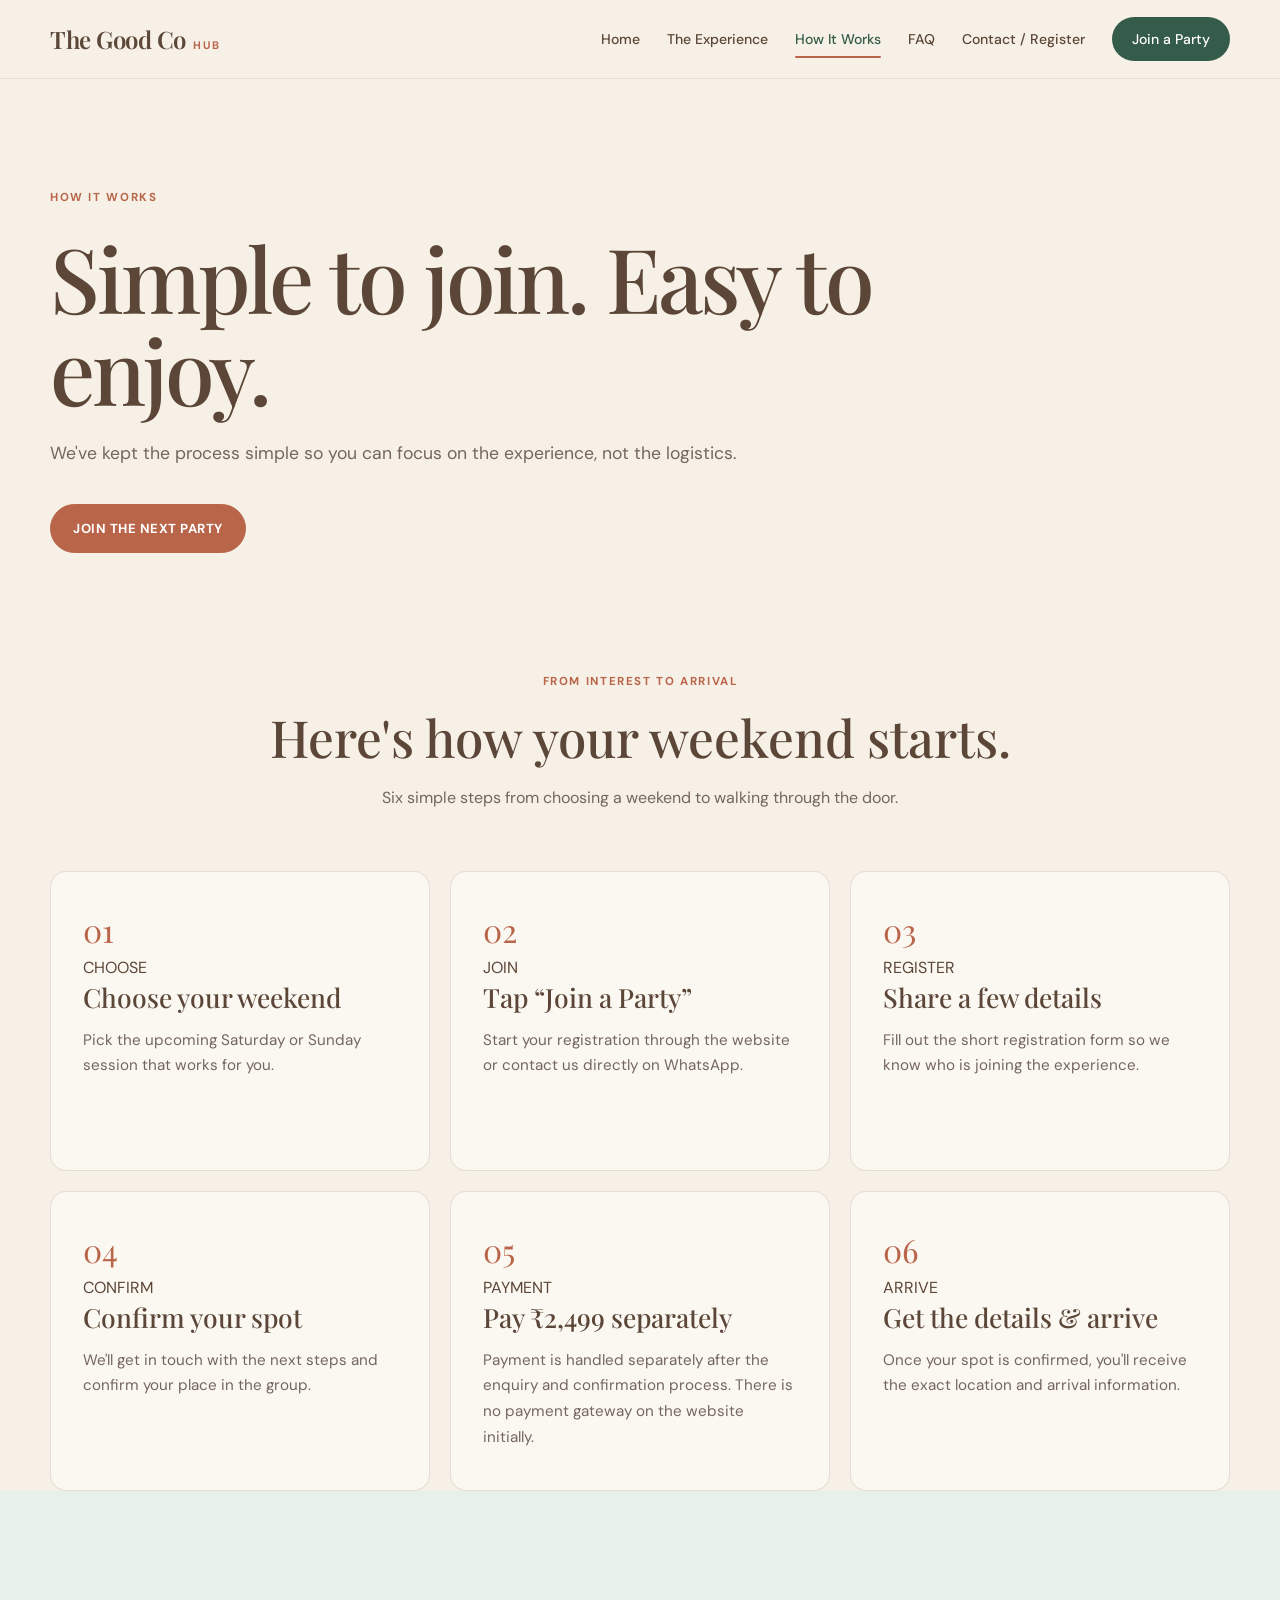
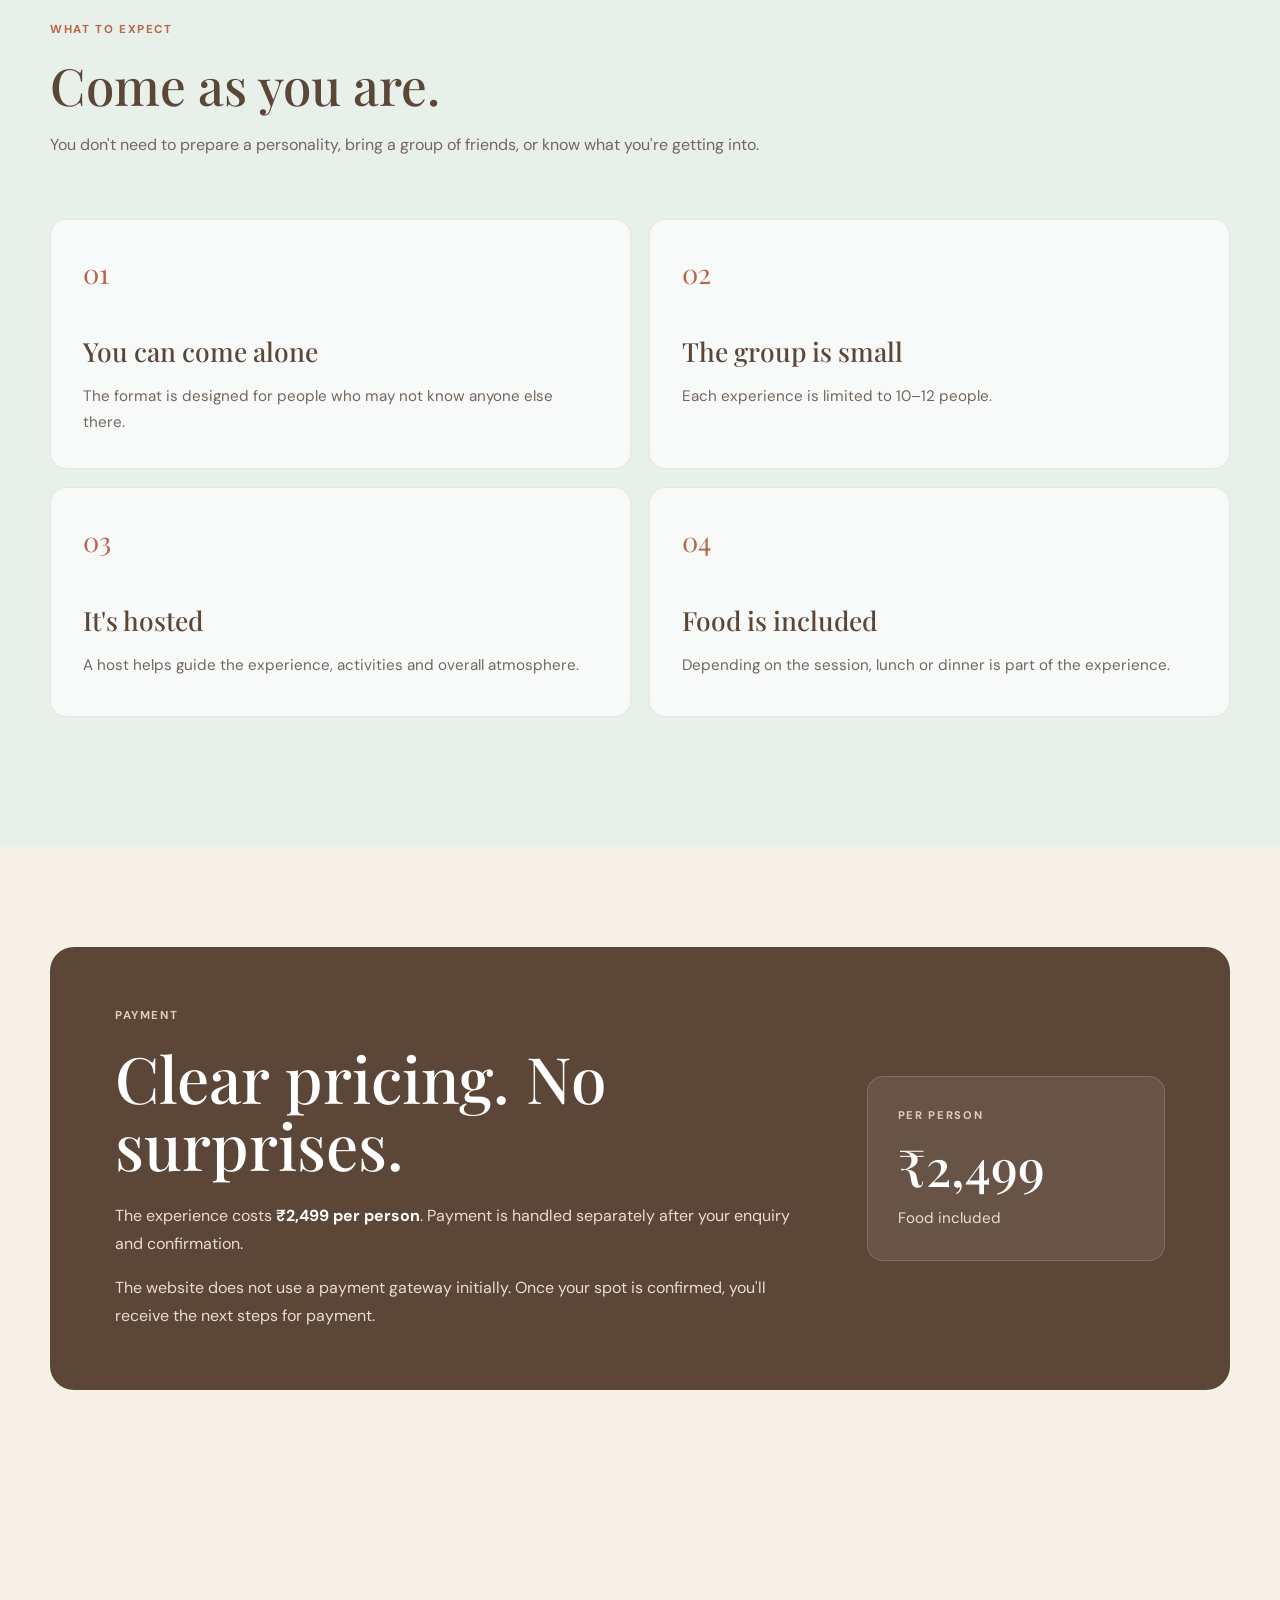
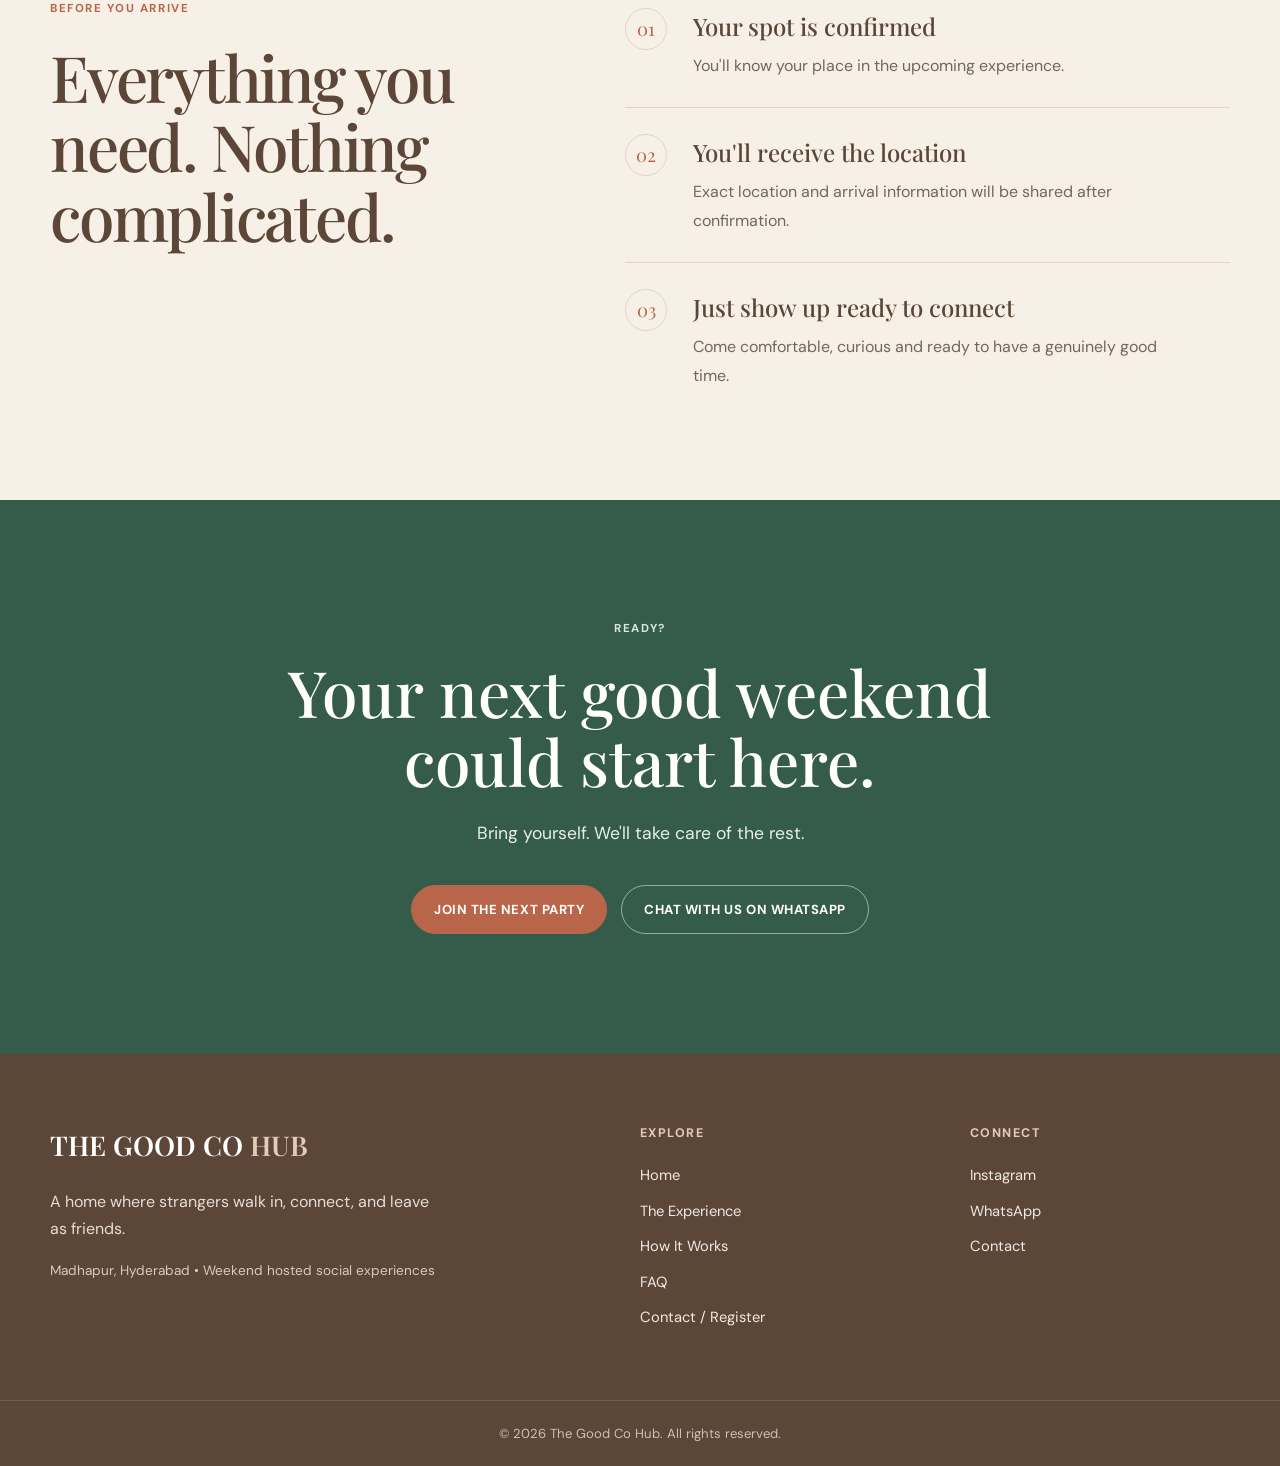
<file: how-it-works.html>
<!DOCTYPE html>
<html lang="en">

<head>

    <meta charset="UTF-8">

    <meta
        name="viewport"
        content="width=device-width, initial-scale=1.0"
    >

    <title>How It Works | The Good Co Hub</title>

    <meta
        name="description"
        content="See how The Good Co Hub weekend social experience works from registration to joining the party."
    >

    <!-- Google Fonts -->

    <link rel="preconnect" href="https://fonts.googleapis.com">

    <link
        rel="preconnect"
        href="https://fonts.gstatic.com"
        crossorigin
    >

    <link
        href="https://fonts.googleapis.com/css2?family=DM+Sans:wght@400;500;600;700&family=Playfair+Display:wght@500;600;700&display=swap"
        rel="stylesheet"
    >

    <!-- CSS -->

    <link
        rel="stylesheet"
        href="css/style.css"
    >

    <link
        rel="stylesheet"
        href="css/responsive.css"
    >

</head>


<body>


    <!-- =================================================
         NAVBAR
    ================================================= -->

    <header class="navbar">

        <div class="container nav-container">

            <a
                href="index.html"
                class="brand"
            >
                <span>The Good Co</span>
                <strong>HUB</strong>
            </a>


            <nav class="nav-menu">

                <a href="index.html">
                    Home
                </a>

                <a href="experience.html">
                    The Experience
                </a>

                <a
                    href="how-it-works.html"
                    class="active"
                >
                    How It Works
                </a>

                <a href="faq.html">
                    FAQ
                </a>

                <a href="contact.html">
                    Contact / Register
                </a>

                <a
                    href="contact.html"
                    class="nav-cta"
                >
                    Join a Party
                </a>

            </nav>


            <button
                class="menu-toggle"
                aria-label="Open menu"
            >
                ☰
            </button>

        </div>

    </header>



    <!-- =================================================
         MAIN
    ================================================= -->

    <main>


        <!-- =================================================
             HERO
        ================================================= -->

        <section class="how-hero">

            <div class="container">

                <div class="how-hero-content">

                    <p class="section-eyebrow">
                        HOW IT WORKS
                    </p>

                    <h1>
                        Simple to join.
                        Easy to enjoy.
                    </h1>

                    <p>
                        We've kept the process simple so you
                        can focus on the experience, not the
                        logistics.
                    </p>

                    <a
                        href="contact.html"
                        class="btn btn-primary"
                    >
                        JOIN THE NEXT PARTY
                    </a>

                </div>

            </div>

        </section>



        <!-- =================================================
             BOOKING FLOW
        ================================================= -->

        <section class="booking-flow">

            <div class="container">

                <div class="section-heading centered">

                    <p class="section-eyebrow">
                        FROM INTEREST TO ARRIVAL
                    </p>

                    <h2>
                        Here's how your weekend starts.
                    </h2>

                    <p>
                        Six simple steps from choosing a weekend
                        to walking through the door.
                    </p>

                </div>


                <div class="booking-steps">


                    <!-- STEP 01 -->

                    <article class="booking-step">

                        <div class="booking-number">
                            01
                        </div>

                        <div class="booking-content">

                            <span>
                                CHOOSE
                            </span>

                            <h3>
                                Choose your weekend
                            </h3>

                            <p>
                                Pick the upcoming Saturday or
                                Sunday session that works for you.
                            </p>

                        </div>

                    </article>



                    <!-- STEP 02 -->

                    <article class="booking-step">

                        <div class="booking-number">
                            02
                        </div>

                        <div class="booking-content">

                            <span>
                                JOIN
                            </span>

                            <h3>
                                Tap “Join a Party”
                            </h3>

                            <p>
                                Start your registration through
                                the website or contact us directly
                                on WhatsApp.
                            </p>

                        </div>

                    </article>



                    <!-- STEP 03 -->

                    <article class="booking-step">

                        <div class="booking-number">
                            03
                        </div>

                        <div class="booking-content">

                            <span>
                                REGISTER
                            </span>

                            <h3>
                                Share a few details
                            </h3>

                            <p>
                                Fill out the short registration
                                form so we know who is joining
                                the experience.
                            </p>

                        </div>

                    </article>



                    <!-- STEP 04 -->

                    <article class="booking-step">

                        <div class="booking-number">
                            04
                        </div>

                        <div class="booking-content">

                            <span>
                                CONFIRM
                            </span>

                            <h3>
                                Confirm your spot
                            </h3>

                            <p>
                                We'll get in touch with the next
                                steps and confirm your place in
                                the group.
                            </p>

                        </div>

                    </article>



                    <!-- STEP 05 -->

                    <article class="booking-step">

                        <div class="booking-number">
                            05
                        </div>

                        <div class="booking-content">

                            <span>
                                PAYMENT
                            </span>

                            <h3>
                                Pay ₹2,499 separately
                            </h3>

                            <p>
                                Payment is handled separately
                                after the enquiry and confirmation
                                process. There is no payment
                                gateway on the website initially.
                            </p>

                        </div>

                    </article>



                    <!-- STEP 06 -->

                    <article class="booking-step">

                        <div class="booking-number">
                            06
                        </div>

                        <div class="booking-content">

                            <span>
                                ARRIVE
                            </span>

                            <h3>
                                Get the details & arrive
                            </h3>

                            <p>
                                Once your spot is confirmed,
                                you'll receive the exact location
                                and arrival information.
                            </p>

                        </div>

                    </article>

                </div>

            </div>

        </section>



        <!-- =================================================
             WHAT TO EXPECT
        ================================================= -->

        <section class="expect-section">

            <div class="container">

                <div class="section-heading">

                    <p class="section-eyebrow">
                        WHAT TO EXPECT
                    </p>

                    <h2>
                        Come as you are.
                    </h2>

                    <p>
                        You don't need to prepare a personality,
                        bring a group of friends, or know what
                        you're getting into.
                    </p>

                </div>


                <div class="expect-grid">


                    <div class="expect-card">

                        <span>
                            01
                        </span>

                        <h3>
                            You can come alone
                        </h3>

                        <p>
                            The format is designed for people
                            who may not know anyone else there.
                        </p>

                    </div>



                    <div class="expect-card">

                        <span>
                            02
                        </span>

                        <h3>
                            The group is small
                        </h3>

                        <p>
                            Each experience is limited to
                            10–12 people.
                        </p>

                    </div>



                    <div class="expect-card">

                        <span>
                            03
                        </span>

                        <h3>
                            It's hosted
                        </h3>

                        <p>
                            A host helps guide the experience,
                            activities and overall atmosphere.
                        </p>

                    </div>



                    <div class="expect-card">

                        <span>
                            04
                        </span>

                        <h3>
                            Food is included
                        </h3>

                        <p>
                            Depending on the session, lunch
                            or dinner is part of the experience.
                        </p>

                    </div>

                </div>

            </div>

        </section>



        <!-- =================================================
             PAYMENT CLARITY
        ================================================= -->

        <section class="payment-section">

            <div class="container">

                <div class="payment-card">

                    <div class="payment-content">

                        <p class="section-eyebrow">
                            PAYMENT
                        </p>

                        <h2>
                            Clear pricing.
                            No surprises.
                        </h2>

                        <p>
                            The experience costs
                            <strong>₹2,499 per person</strong>.
                            Payment is handled separately after
                            your enquiry and confirmation.
                        </p>

                        <p>
                            The website does not use a payment
                            gateway initially. Once your spot is
                            confirmed, you'll receive the next
                            steps for payment.
                        </p>

                    </div>


                    <div class="price-display">

                        <span>
                            PER PERSON
                        </span>

                        <strong>
                            ₹2,499
                        </strong>

                        <small>
                            Food included
                        </small>

                    </div>

                </div>

            </div>

        </section>



        <!-- =================================================
             BEFORE YOU ARRIVE
        ================================================= -->

        <section class="arrival-section">

            <div class="container arrival-grid">


                <div class="arrival-heading">

                    <p class="section-eyebrow">
                        BEFORE YOU ARRIVE
                    </p>

                    <h2>
                        Everything you need.
                        Nothing complicated.
                    </h2>

                </div>


                <div class="arrival-list">

                    <div class="arrival-item">

                        <span>
                            01
                        </span>

                        <div>

                            <h3>
                                Your spot is confirmed
                            </h3>

                            <p>
                                You'll know your place in the
                                upcoming experience.
                            </p>

                        </div>

                    </div>


                    <div class="arrival-item">

                        <span>
                            02
                        </span>

                        <div>

                            <h3>
                                You'll receive the location
                            </h3>

                            <p>
                                Exact location and arrival
                                information will be shared
                                after confirmation.
                            </p>

                        </div>

                    </div>


                    <div class="arrival-item">

                        <span>
                            03
                        </span>

                        <div>

                            <h3>
                                Just show up ready to connect
                            </h3>

                            <p>
                                Come comfortable, curious and
                                ready to have a genuinely good time.
                            </p>

                        </div>

                    </div>

                </div>

            </div>

        </section>



        <!-- =================================================
             CTA
        ================================================= -->

        <section class="final-cta">

            <div class="container final-cta-content">

                <p class="section-eyebrow">
                    READY?
                </p>

                <h2>
                    Your next good weekend
                    could start here.
                </h2>

                <p>
                    Bring yourself. We'll take care of the rest.
                </p>

                <div class="final-cta-buttons">

                    <a
                        href="contact.html"
                        class="btn btn-primary"
                    >
                        JOIN THE NEXT PARTY
                    </a>

                    <a
                        href="https://wa.me/916302106405"
                        target="_blank"
                        rel="noopener noreferrer"
                        class="btn btn-outline"
                    >
                        CHAT WITH US ON WHATSAPP
                    </a>

                </div>

            </div>

        </section>

    </main>



    <!-- =================================================
         FOOTER
    ================================================= -->

    <footer class="site-footer">

        <div class="container footer-content">

            <div class="footer-brand">

                <a
                    href="index.html"
                    class="footer-logo"
                >
                    THE GOOD CO <span>HUB</span>
                </a>

                <p>
                    A home where strangers walk in,
                    connect, and leave as friends.
                </p>

                <span>
                    Madhapur, Hyderabad • Weekend hosted
                    social experiences
                </span>

            </div>


            <div class="footer-links">

                <h4>
                    Explore
                </h4>

                <a href="index.html">
                    Home
                </a>

                <a href="experience.html">
                    The Experience
                </a>

                <a href="how-it-works.html">
                    How It Works
                </a>

                <a href="faq.html">
                    FAQ
                </a>

                <a href="contact.html">
                    Contact / Register
                </a>

            </div>


            <div class="footer-social">

                <h4>
                    Connect
                </h4>

                <a href="#">
                    Instagram
                </a>

                <a
                    href="https://wa.me/916302106405"
                    target="_blank"
                    rel="noopener noreferrer"
                >
                    WhatsApp
                </a>

                <a href="contact.html">
                    Contact
                </a>

            </div>

        </div>


        <div class="footer-bottom">

            <div class="container">

                <p>
                    © 2026 The Good Co Hub. All rights reserved.
                </p>

            </div>

        </div>

    </footer>



    <!-- JAVASCRIPT -->

    <script src="js/script.js"></script>

</body>

</html>
</file>
<file: css/style.css>
/* =========================================================
   THE GOOD CO HUB
   STEP 1 — FOUNDATION + HERO
========================================================= */


/* =========================================================
   1. DESIGN VARIABLES
========================================================= */

:root {

    --cream: #F6F0E6;

    --forest: #355C4A;

    --terracotta: #B9654A;

    --brown: #5B4638;

    --white: #FFFFFF;

    --black: #1E1E1E;

    --light-cream: #FBF8F2;

    --border: rgba(91, 70, 56, 0.15);

    --serif: "Playfair Display", Georgia, serif;

    --sans: "DM Sans", Arial, sans-serif;

    --container: 1180px;

    --radius-sm: 8px;

    --radius-md: 16px;

    --radius-lg: 24px;

    --transition: 0.3s ease;
}


/* =========================================================
   2. RESET
========================================================= */

* {
    margin: 0;
    padding: 0;
    box-sizing: border-box;
}

html {
    scroll-behavior: smooth;
}

body {
    font-family: var(--sans);
    background: var(--cream);
    color: var(--brown);
    line-height: 1.6;
}

img {
    max-width: 100%;
    display: block;
}

a {
    text-decoration: none;
    color: inherit;
}

button,
input,
textarea,
select {
    font: inherit;
}


/* =========================================================
   3. CONTAINER
========================================================= */

.container {
    width: min(100% - 40px, var(--container));
    margin-inline: auto;
}


/* =========================================================
   4. NAVBAR
========================================================= */

.navbar {
    position: sticky;
    top: 0;
    z-index: 1000;

    width: 100%;

    background: rgba(246, 240, 230, 0.97);

    border-bottom: 1px solid rgba(91, 70, 56, 0.10);

    transition: all 0.3s ease;
}

.navbar.scrolled {
    background: rgba(246, 240, 230, 0.92);

    box-shadow:
        0 8px 30px rgba(91, 70, 56, 0.10);

    backdrop-filter: blur(12px);
}


/* =========================================================
   NAV CONTAINER
========================================================= */

.nav-container {
    min-height: 78px;

    display: flex;
    align-items: center;
    justify-content: space-between;

    gap: 30px;
}


/* =========================================================
   LOGO
========================================================= */

.brand {
    display: flex;
    align-items: baseline;

    gap: 7px;

    white-space: nowrap;
}

.brand span {
    font-family: var(--serif);

    font-size: 1.5rem;

    font-weight: 600;

    letter-spacing: -0.02em;

    color: var(--brown);
}

.brand strong {
    font-size: 0.68rem;

    font-weight: 700;

    letter-spacing: 0.18em;

    color: var(--terracotta);
}


/* =========================================================
   NAVIGATION
========================================================= */

.nav-menu {
    display: flex;

    align-items: center;

    gap: 27px;
}

.nav-menu a {
    position: relative;

    padding: 8px 0;

    font-size: 0.88rem;

    font-weight: 500;

    color: var(--brown);

    transition: color 0.3s ease;
}

.nav-menu a:hover {
    color: var(--terracotta);
}


/* =========================================================
   ACTIVE LINK
========================================================= */

.nav-menu a.active {
    color: var(--forest);
}

.nav-menu a.active::after {
    content: "";

    position: absolute;

    left: 0;
    right: 0;
    bottom: 0;

    height: 2px;

    border-radius: 10px;

    background: var(--terracotta);
}


/* =========================================================
   JOIN BUTTON
========================================================= */

.nav-menu .nav-cta {
    padding: 11px 20px;

    border-radius: 999px;

    background: var(--forest);

    color: var(--white) !important;

    transition:
        background 0.3s ease,
        transform 0.3s ease;
}

.nav-menu .nav-cta::after {
    display: none;
}

.nav-menu .nav-cta:hover {
    background: var(--terracotta);

    color: var(--white) !important;

    transform: translateY(-2px);
}


/* =========================================================
   MOBILE MENU BUTTON
========================================================= */

.menu-toggle {
    display: none;

    width: 42px;
    height: 42px;

    border: 1px solid var(--border);

    border-radius: 50%;

    background: transparent;

    color: var(--brown);

    font-size: 1.25rem;

    cursor: pointer;

    transition: var(--transition);
}

.menu-toggle:hover {
    background: var(--forest);

    border-color: var(--forest);

    color: var(--white);
}

/* =========================================================
   4. NAVBAR
========================================================= */

.navbar {
    position: sticky;
    top: 0;
    z-index: 1000;

    width: 100%;

    background: rgba(246, 240, 230, 0.97);

    border-bottom: 1px solid rgba(91, 70, 56, 0.10);

    transition: all 0.3s ease;
}

.navbar.scrolled {
    background: rgba(246, 240, 230, 0.92);

    box-shadow:
        0 8px 30px rgba(91, 70, 56, 0.10);

    backdrop-filter: blur(12px);
}


/* =========================================================
   NAV CONTAINER
========================================================= */

.nav-container {
    min-height: 78px;

    display: flex;
    align-items: center;
    justify-content: space-between;

    gap: 30px;
}


/* =========================================================
   LOGO
========================================================= */

.brand {
    display: flex;
    align-items: baseline;

    gap: 7px;

    white-space: nowrap;
}

.brand span {
    font-family: var(--serif);

    font-size: 1.5rem;

    font-weight: 600;

    letter-spacing: -0.02em;

    color: var(--brown);
}

.brand strong {
    font-size: 0.68rem;

    font-weight: 700;

    letter-spacing: 0.18em;

    color: var(--terracotta);
}


/* =========================================================
   NAVIGATION
========================================================= */

.nav-menu {
    display: flex;

    align-items: center;

    gap: 27px;
}

.nav-menu a {
    position: relative;

    padding: 8px 0;

    font-size: 0.88rem;

    font-weight: 500;

    color: var(--brown);

    transition: color 0.3s ease;
}

.nav-menu a:hover {
    color: var(--terracotta);
}


/* =========================================================
   ACTIVE LINK
========================================================= */

.nav-menu a.active {
    color: var(--forest);
}

.nav-menu a.active::after {
    content: "";

    position: absolute;

    left: 0;
    right: 0;
    bottom: 0;

    height: 2px;

    border-radius: 10px;

    background: var(--terracotta);
}


/* =========================================================
   JOIN BUTTON
========================================================= */

.nav-menu .nav-cta {
    padding: 11px 20px;

    border-radius: 999px;

    background: var(--forest);

    color: var(--white) !important;

    transition:
        background 0.3s ease,
        transform 0.3s ease;
}

.nav-menu .nav-cta::after {
    display: none;
}

.nav-menu .nav-cta:hover {
    background: var(--terracotta);

    color: var(--white) !important;

    transform: translateY(-2px);
}


/* =========================================================
   MOBILE MENU BUTTON
========================================================= */

.menu-toggle {
    display: none;

    width: 42px;
    height: 42px;

    border: 1px solid var(--border);

    border-radius: 50%;

    background: transparent;

    color: var(--brown);

    font-size: 1.25rem;

    cursor: pointer;

    transition: var(--transition);
}

.menu-toggle:hover {
    background: var(--forest);

    border-color: var(--forest);

    color: var(--white);
}
/* =========================================================
   4. NAVBAR
========================================================= */

.navbar {
    position: sticky;
    top: 0;
    z-index: 1000;

    width: 100%;

    background: rgba(246, 240, 230, 0.97);

    border-bottom: 1px solid rgba(91, 70, 56, 0.10);

    transition: all 0.3s ease;
}

.navbar.scrolled {
    background: rgba(246, 240, 230, 0.92);

    box-shadow:
        0 8px 30px rgba(91, 70, 56, 0.10);

    backdrop-filter: blur(12px);
}


/* =========================================================
   NAV CONTAINER
========================================================= */

.nav-container {
    min-height: 78px;

    display: flex;
    align-items: center;
    justify-content: space-between;

    gap: 30px;
}


/* =========================================================
   LOGO
========================================================= */

.brand {
    display: flex;
    align-items: baseline;

    gap: 7px;

    white-space: nowrap;
}

.brand span {
    font-family: var(--serif);

    font-size: 1.5rem;

    font-weight: 600;

    letter-spacing: -0.02em;

    color: var(--brown);
}

.brand strong {
    font-size: 0.68rem;

    font-weight: 700;

    letter-spacing: 0.18em;

    color: var(--terracotta);
}


/* =========================================================
   NAVIGATION
========================================================= */

.nav-menu {
    display: flex;

    align-items: center;

    gap: 27px;
}

.nav-menu a {
    position: relative;

    padding: 8px 0;

    font-size: 0.88rem;

    font-weight: 500;

    color: var(--brown);

    transition: color 0.3s ease;
}

.nav-menu a:hover {
    color: var(--terracotta);
}


/* =========================================================
   ACTIVE LINK
========================================================= */

.nav-menu a.active {
    color: var(--forest);
}

.nav-menu a.active::after {
    content: "";

    position: absolute;

    left: 0;
    right: 0;
    bottom: 0;

    height: 2px;

    border-radius: 10px;

    background: var(--terracotta);
}


/* =========================================================
   JOIN BUTTON
========================================================= */

.nav-menu .nav-cta {
    padding: 11px 20px;

    border-radius: 999px;

    background: var(--forest);

    color: var(--white) !important;

    transition:
        background 0.3s ease,
        transform 0.3s ease;
}

.nav-menu .nav-cta::after {
    display: none;
}

.nav-menu .nav-cta:hover {
    background: var(--terracotta);

    color: var(--white) !important;

    transform: translateY(-2px);
}


/* =========================================================
   MOBILE MENU BUTTON
========================================================= */

.menu-toggle {
    display: none;

    width: 42px;
    height: 42px;

    border: 1px solid var(--border);

    border-radius: 50%;

    background: transparent;

    color: var(--brown);

    font-size: 1.25rem;

    cursor: pointer;

    transition: var(--transition);
}

.menu-toggle:hover {
    background: var(--forest);

    border-color: var(--forest);

    color: var(--white);
}

/* =========================================================
   5. GENERAL EYEBROW
========================================================= */

.section-eyebrow {
    margin-bottom: 18px;

    font-size: 0.72rem;
    font-weight: 700;

    letter-spacing: 0.14em;

    color: var(--terracotta);
}

.section-eyebrow span {
    margin: 0 5px;
}


/* =========================================================
   6. BUTTONS
========================================================= */

.btn {
    display: inline-flex;

    align-items: center;
    justify-content: center;

    min-height: 48px;

    padding: 13px 22px;

    border-radius: 999px;

    font-size: 0.82rem;
    font-weight: 700;

    letter-spacing: 0.04em;

    transition: var(--transition);
}

.btn-primary {
    background: var(--terracotta);
    color: var(--white);

    border: 1px solid var(--terracotta);
}

.btn-primary:hover {
    background: #A9553D;
    border-color: #A9553D;

    transform: translateY(-2px);
}

.btn-outline {
    background: transparent;

    color: var(--forest);

    border: 1px solid var(--forest);
}

.btn-outline:hover {
    background: var(--forest);
    color: var(--white);

    transform: translateY(-2px);
}


/* =========================================================
   7. HERO
========================================================= */

.hero {
    min-height: calc(100vh - 78px);

    display: flex;
    align-items: center;

    padding: 80px 0;

    background: var(--cream);
}

.hero-grid {
    display: grid;

    grid-template-columns: 1.05fr 0.95fr;

    gap: 70px;

    align-items: center;
}


/* Hero content */

.hero-content {
    max-width: 680px;
}

.hero h1 {
    font-family: var(--serif);

    font-size: clamp(3.2rem, 5.4vw, 5.4rem);

    line-height: 1.04;

    font-weight: 500;

    color: var(--brown);

    margin-bottom: 28px;
}

.hero-description {
    max-width: 650px;

    font-size: 1.05rem;

    line-height: 1.8;

    color: #74665D;

    margin-bottom: 22px;
}

.hero-price {
    margin-bottom: 30px;

    font-weight: 600;

    color: var(--forest);
}

.hero-price span {
    margin: 0 7px;

    color: var(--terracotta);
}

.hero-buttons {
    display: flex;

    gap: 14px;

    flex-wrap: wrap;
}

/* =========================================================
   8. HERO VISUAL
========================================================= */

.hero-visual {
    position: relative;
}

.hero-image-wrapper {
    position: relative;
}

.hero-image {
    width: 100%;
    height: 570px;

    object-fit: cover;

    display: block;

    border-radius: 28px;

    box-shadow:
        0 25px 60px rgba(91, 70, 56, 0.18);
}


/* =========================================================
   HERO FLOATING CARD
========================================================= */

.hero-floating-card {
    position: absolute;

    left: -35px;
    bottom: 35px;

    width: 270px;

    padding: 22px 24px;

    background: rgba(246, 240, 230, 0.96);

    border-radius: 16px;

    box-shadow:
        0 15px 40px rgba(91, 70, 56, 0.18);

    backdrop-filter: blur(10px);
}

.hero-floating-card span {
    display: block;

    margin-bottom: 10px;

    font-size: 0.68rem;

    font-weight: 700;

    letter-spacing: 0.14em;

    color: var(--terracotta);
}

.hero-floating-card strong {
    display: block;

    font-family: var(--serif);

    font-size: 1.35rem;

    line-height: 1.25;

    font-weight: 500;

    color: var(--brown);

    margin-bottom: 12px;
}

.hero-floating-card small {
    color: var(--forest);

    font-size: 0.82rem;
}
 


/* =========================================================
   9. MOBILE FOUNDATION
========================================================= */

@media (max-width: 900px) {

    .nav-menu {
        display: none;
    }

    .menu-toggle {
        display: block;
    }

    .hero {
        min-height: auto;

        padding: 70px 0 80px;
    }

    .hero-grid {
        grid-template-columns: 1fr;

        gap: 50px;
    }

    .hero-content {
        max-width: 100%;

        text-align: center;
    }

    .hero-description {
        margin-left: auto;
        margin-right: auto;
    }

    .hero-buttons {
        justify-content: center;
    }

    .hero-placeholder {
        min-height: 500px;
    }
}


    /* =========================================================
   MOBILE
========================================================= */

@media (max-width: 900px) {

    .nav-menu {
        display: none;
    }

    .menu-toggle {
        display: block;
    }

    .hero {
        min-height: auto;
        padding: 70px 0 80px;
    }

    .hero-grid {
        grid-template-columns: 1fr;
        gap: 50px;
    }

    .hero-content {
        max-width: 100%;
        text-align: center;
    }

    .hero-description {
        margin-left: auto;
        margin-right: auto;
    }

    .hero-buttons {
        justify-content: center;
    }

    .hero-image {
        height: 500px;
    }

    .hero-floating-card {
        left: 20px;
        bottom: 25px;
    }
}


/* =========================================================
   SMALL PHONES
========================================================= */

@media (max-width: 600px) {

    .container {
        width: min(100% - 28px, var(--container));
    }

    .hero {
        padding: 55px 0 65px;
    }

    .hero h1 {
        font-size: 2.65rem;
    }

    .hero-image {
        height: 420px;
        border-radius: 20px;
    }

    .hero-floating-card {
        left: 12px;
        bottom: 12px;
        width: 240px;
        padding: 17px 18px;
    }

    .hero-floating-card strong {
        font-size: 1.15rem;
    }

    .hero-buttons {
        flex-direction: column;
    }

    .hero-buttons .btn {
        width: 100%;
    }
}
/* =========================================================
   STEP 4 — WHY GOOD CO HUB
========================================================= */

.concept {
    padding: 120px 0;

    background: var(--white);
}


/* =========================================================
   MAIN CONCEPT
========================================================= */

.concept-grid {
    display: grid;

    grid-template-columns: 0.9fr 1.1fr;

    gap: 90px;

    align-items: start;
}


/* Left heading */

.concept-heading h2 {
    max-width: 500px;

    font-family: var(--serif);

    font-size: clamp(2.7rem, 4vw, 4.2rem);

    line-height: 1.08;

    font-weight: 500;

    color: var(--brown);
}


/* Right content */

.concept-copy {
    max-width: 650px;
}

.concept-copy p {
    margin-bottom: 24px;

    color: #74665D;

    font-size: 1.02rem;

    line-height: 1.8;
}

.concept-copy .concept-closing {
    margin-top: 32px;

    margin-bottom: 0;

    font-family: var(--serif);

    font-size: 1.4rem;

    line-height: 1.5;

    color: var(--brown);
}


/* =========================================================
   HIGHLIGHTS
========================================================= */

.concept-highlights {
    display: grid;

    grid-template-columns: repeat(3, 1fr);

    gap: 18px;

    margin-top: 90px;

    padding-top: 45px;

    border-top: 1px solid var(--border);
}

.concept-highlight {
    padding: 28px;

    background: var(--light-cream);

    border-radius: var(--radius-md);

    transition:
        transform 0.3s ease,
        box-shadow 0.3s ease;
}

.concept-highlight:hover {
    transform: translateY(-5px);

    box-shadow:
        0 15px 35px rgba(91, 70, 56, 0.08);
}

.concept-highlight > span {
    display: block;

    margin-bottom: 15px;

    font-family: var(--serif);

    font-size: 1.5rem;

    color: var(--terracotta);
}

.concept-highlight h3 {
    margin-bottom: 9px;

    font-family: var(--serif);

    font-size: 1.45rem;

    font-weight: 500;

    color: var(--brown);
}

.concept-highlight p {
    color: #74665D;

    font-size: 0.92rem;

    line-height: 1.65;
}
/* =========================================================
   CONCEPT — MOBILE
========================================================= */

@media (max-width: 900px) {

    .concept {
        padding: 90px 0;
    }

    .concept-grid {
        grid-template-columns: 1fr;

        gap: 45px;
    }

    .concept-heading h2 {
        max-width: 700px;
    }

    .concept-copy {
        max-width: 700px;
    }

    .concept-highlights {
        grid-template-columns: 1fr;

        margin-top: 60px;
    }

}


@media (max-width: 600px) {

    .concept {
        padding: 75px 0;
    }

    .concept-heading h2 {
        font-size: 2.45rem;
    }

    .concept-copy p {
        font-size: 0.98rem;
    }

    .concept-copy .concept-closing {
        font-size: 1.25rem;
    }

    .concept-highlight {
        padding: 24px;
    }

}
/* =========================================================
   STEP 5 — PARTY FLOW
========================================================= */

.party-flow {
    padding: 120px 0;

    background: #E8F0EA;
}


/* =========================================================
   SECTION HEADING
========================================================= */

.section-heading {
    margin-bottom: 60px;
}

.section-heading.centered {
    max-width: 750px;

    margin-left: auto;
    margin-right: auto;

    text-align: center;
}

.section-heading h2 {
    font-family: var(--serif);

    font-size: clamp(2.6rem, 4vw, 4rem);

    line-height: 1.1;

    font-weight: 500;

    color: var(--brown);

    margin-bottom: 18px;
}

.section-heading > p:not(.section-eyebrow) {
    color: #74665D;

    font-size: 1rem;

    line-height: 1.7;
}


/* =========================================================
   PARTY GRID
========================================================= */

.party-grid {
    display: grid;

    grid-template-columns:
        repeat(5, 1fr);

    gap: 15px;
}


/* =========================================================
   PARTY CARD
========================================================= */

.party-card {
    min-height: 300px;

    display: flex;

    flex-direction: column;

    padding: 30px 24px;

    background: var(--white);

    border-radius: var(--radius-md);

    border: 1px solid rgba(91, 70, 56, 0.07);

    transition:
        transform 0.3s ease,
        box-shadow 0.3s ease;
}

.party-card:hover {
    transform: translateY(-7px);

    box-shadow:
        0 18px 40px rgba(91, 70, 56, 0.10);
}


/* Number */

.party-number {
    display: block;

    margin-bottom: auto;

    font-family: var(--serif);

    font-size: 1.7rem;

    color: var(--terracotta);
}


/* Heading */

.party-card h3 {
    margin-bottom: 12px;

    font-family: var(--serif);

    font-size: 1.5rem;

    line-height: 1.2;

    font-weight: 500;

    color: var(--brown);
}


/* Description */

.party-card p {
    color: #74665D;

    font-size: 0.9rem;

    line-height: 1.65;
}
/* =========================================================
   PARTY FLOW — MOBILE
========================================================= */

@media (max-width: 1100px) {

    .party-grid {
        grid-template-columns:
            repeat(3, 1fr);
    }

}


@media (max-width: 700px) {

    .party-flow {
        padding: 85px 0;
    }

    .section-heading {
        margin-bottom: 45px;
    }

    .section-heading h2 {
        font-size: 2.5rem;
    }

    .party-grid {
        grid-template-columns: 1fr;
    }

    .party-card {
        min-height: auto;

        padding: 28px;
    }

    .party-number {
        margin-bottom: 35px;
    }

}
/* =========================================================
   STEP 6 — EXPERIENCE AT A GLANCE
========================================================= */

.glance {
    padding: 120px 0;

    background: var(--cream);
}


/* =========================================================
   GLANCE GRID
========================================================= */

.glance-grid {
    display: grid;

    grid-template-columns:
        repeat(3, 1fr);

    gap: 18px;
}


/* =========================================================
   GLANCE CARD
========================================================= */

.glance-card {
    min-height: 210px;

    display: flex;

    flex-direction: column;

    justify-content: center;

    padding: 32px;

    background: var(--white);

    border-radius: var(--radius-md);

    border: 1px solid rgba(91, 70, 56, 0.07);

    transition:
        transform 0.3s ease,
        box-shadow 0.3s ease;
}

.glance-card:hover {
    transform: translateY(-6px);

    box-shadow:
        0 18px 40px rgba(91, 70, 56, 0.10);
}


/* Small label */

.glance-card > span {
    margin-bottom: 14px;

    font-size: 0.68rem;

    font-weight: 700;

    letter-spacing: 0.14em;

    color: var(--terracotta);
}


/* Main number */

.glance-card h3 {
    margin-bottom: 6px;

    font-family: var(--serif);

    font-size: 2.4rem;

    line-height: 1.1;

    font-weight: 500;

    color: var(--brown);
}


/* Description */

.glance-card p {
    color: #74665D;

    font-size: 0.9rem;
}
/* =========================================================
   GLANCE — MOBILE
========================================================= */

@media (max-width: 900px) {

    .glance {
        padding: 90px 0;
    }

    .glance-grid {
        grid-template-columns:
            repeat(2, 1fr);
    }

}


@media (max-width: 600px) {

    .glance {
        padding: 75px 0;
    }

    .glance-grid {
        grid-template-columns: 1fr;
    }

    .glance-card {
        min-height: 180px;

        padding: 28px;
    }

    .glance-card h3 {
        font-size: 2.1rem;
    }

}
/* =========================================================
   STEP 7 — WHO IS THIS FOR?
========================================================= */

.audience {
    padding: 120px 0;

    background: var(--white);
}


/* =========================================================
   AUDIENCE GRID
========================================================= */

.audience-grid {
    display: grid;

    grid-template-columns:
        1fr 1fr;

    gap: 80px;

    align-items: center;
}


/* =========================================================
   AUDIENCE IMAGE
========================================================= */

.audience-visual {
    position: relative;
}

.audience-photo {
    position: relative;
}

.audience-photo img {
    width: 100%;

    height: 560px;

    object-fit: cover;

    display: block;

    border-radius: 26px;

    box-shadow:
        0 22px 55px rgba(91, 70, 56, 0.14);
}


/* =========================================================
   IMAGE CAPTION
========================================================= */

.audience-photo-caption {
    position: absolute;

    left: 25px;
    bottom: 25px;

    padding: 18px 22px;

    background: rgba(246, 240, 230, 0.96);

    border-radius: 14px;

    font-family: var(--serif);

    font-size: 1.25rem;

    line-height: 1.3;

    color: var(--brown);

    box-shadow:
        0 12px 30px rgba(91, 70, 56, 0.14);
}


/* =========================================================
   AUDIENCE CONTENT
========================================================= */

.audience-content {
    max-width: 600px;
}

.audience-content h2 {
    margin-bottom: 22px;

    font-family: var(--serif);

    font-size: clamp(2.7rem, 4vw, 4rem);

    line-height: 1.08;

    font-weight: 500;

    color: var(--brown);
}

.audience-intro {
    margin-bottom: 30px;

    color: #74665D;

    font-size: 1.02rem;

    line-height: 1.8;
}


/* =========================================================
   AUDIENCE LIST
========================================================= */

.audience-list {
    list-style: none;

    display: flex;

    flex-direction: column;

    gap: 17px;
}

.audience-list li {
    position: relative;

    padding-left: 30px;

    color: var(--brown);

    font-size: 0.95rem;

    line-height: 1.6;
}

.audience-list li::before {
    content: "✓";

    position: absolute;

    left: 0;
    top: 1px;

    width: 20px;
    height: 20px;

    display: flex;

    align-items: center;
    justify-content: center;

    border-radius: 50%;

    background: #E8F0EA;

    color: var(--forest);

    font-size: 0.72rem;

    font-weight: 700;
}
/* =========================================================
   AUDIENCE — MOBILE
========================================================= */

@media (max-width: 900px) {

    .audience {
        padding: 90px 0;
    }

    .audience-grid {
        grid-template-columns: 1fr;

        gap: 50px;
    }

    .audience-content {
        max-width: 700px;
    }

    .audience-photo img {
        height: 500px;
    }

}


@media (max-width: 600px) {

    .audience {
        padding: 75px 0;
    }

    .audience-content h2 {
        font-size: 2.45rem;
    }

    .audience-photo img {
        height: 420px;

        border-radius: 20px;
    }

    .audience-photo-caption {
        left: 15px;
        bottom: 15px;

        padding: 15px 18px;

        font-size: 1.1rem;
    }

}
/* =========================================================
   STEP 8 — WHAT ₹2,499 INCLUDES
========================================================= */

.included {
    padding: 120px 0;

    background: #F1E8DC;
}


/* =========================================================
   INCLUDED GRID
========================================================= */

.included-grid {
    display: grid;

    grid-template-columns:
        repeat(3, 1fr);

    gap: 18px;
}


/* =========================================================
   INCLUDED CARD
========================================================= */

.included-card {
    min-height: 250px;

    padding: 32px;

    display: flex;

    flex-direction: column;

    background: var(--white);

    border-radius: var(--radius-md);

    border: 1px solid rgba(91, 70, 56, 0.06);

    transition:
        transform 0.3s ease,
        box-shadow 0.3s ease;
}

.included-card:hover {
    transform: translateY(-6px);

    box-shadow:
        0 18px 40px rgba(91, 70, 56, 0.10);
}


/* Number */

.included-number {
    display: block;

    margin-bottom: auto;

    font-family: var(--serif);

    font-size: 1.6rem;

    color: var(--terracotta);
}


/* Heading */

.included-card h3 {
    margin-bottom: 10px;

    font-family: var(--serif);

    font-size: 1.5rem;

    line-height: 1.2;

    font-weight: 500;

    color: var(--brown);
}


/* Description */

.included-card p {
    color: #74665D;

    font-size: 0.92rem;

    line-height: 1.65;
}
/* =========================================================
   INCLUDED — MOBILE
========================================================= */

@media (max-width: 900px) {

    .included {
        padding: 90px 0;
    }

    .included-grid {
        grid-template-columns:
            repeat(2, 1fr);
    }

}


@media (max-width: 600px) {

    .included {
        padding: 75px 0;
    }

    .included-grid {
        grid-template-columns: 1fr;
    }

    .included-card {
        min-height: 220px;

        padding: 28px;
    }

}
/* =========================================================
   STEP 9 — UPCOMING PARTY
========================================================= */

.upcoming {
    padding: 120px 0;

    background: var(--cream);
}


/* =========================================================
   MAIN CARD
========================================================= */

.upcoming-card {
    display: grid;

    grid-template-columns: 0.35fr 1fr;

    gap: 60px;

    align-items: center;

    padding: 65px;

    background: var(--forest);

    border-radius: var(--radius-lg);

    color: var(--white);

    box-shadow:
        0 25px 60px rgba(53, 92, 74, 0.18);
}


/* =========================================================
   DATE BLOCK
========================================================= */

.upcoming-date {
    width: 180px;

    min-height: 200px;

    display: flex;

    flex-direction: column;

    align-items: center;

    justify-content: center;

    padding: 25px;

    background: var(--cream);

    border-radius: 20px;

    color: var(--brown);

    text-align: center;
}

.upcoming-date span {
    margin-bottom: 10px;

    font-size: 0.68rem;

    font-weight: 700;

    letter-spacing: 0.15em;

    color: var(--terracotta);
}

.upcoming-date strong {
    font-family: var(--serif);

    font-size: 2rem;

    font-weight: 500;

    line-height: 1;
}

.upcoming-date b {
    font-family: var(--serif);

    font-size: 4.2rem;

    font-weight: 500;

    line-height: 1;
}


/* =========================================================
   CONTENT
========================================================= */

.upcoming-content {
    max-width: 720px;
}

.upcoming-content .section-eyebrow {
    color: #D9E6DF;
}

.upcoming-content h2 {
    margin-bottom: 30px;

    font-family: var(--serif);

    font-size: clamp(2.5rem, 4vw, 4rem);

    line-height: 1.08;

    font-weight: 500;

    color: var(--white);
}


/* =========================================================
   DETAILS
========================================================= */

.upcoming-details {
    display: flex;

    flex-wrap: wrap;

    gap: 10px;

    margin-bottom: 32px;
}

.upcoming-details span {
    padding: 8px 13px;

    border: 1px solid rgba(255, 255, 255, 0.20);

    border-radius: 999px;

    color: #E8EEE9;

    font-size: 0.82rem;
}


/* =========================================================
   BUTTON
========================================================= */

.upcoming-content .btn-primary {
    background: var(--terracotta);

    border-color: var(--terracotta);
}

.upcoming-content .btn-primary:hover {
    background: #A9553D;

    border-color: #A9553D;
}
/* =========================================================
   UPCOMING — MOBILE
========================================================= */

@media (max-width: 900px) {

    .upcoming {
        padding: 90px 0;
    }

    .upcoming-card {
        grid-template-columns: 1fr;

        gap: 45px;

        padding: 50px;
    }

    .upcoming-date {
        width: 160px;

        min-height: 180px;

        margin: 0 auto;
    }

}


@media (max-width: 600px) {

    .upcoming {
        padding: 75px 0;
    }

    .upcoming-card {
        padding: 35px 25px;

        border-radius: 20px;
    }

    .upcoming-content h2 {
        font-size: 2.5rem;
    }

    .upcoming-details {
        gap: 8px;
    }

    .upcoming-details span {
        font-size: 0.78rem;
    }

}
/* =========================================================
   STEP 10 — TRUST / COMFORT
========================================================= */

.trust {
    padding: 120px 0;

    background: var(--white);
}


/* =========================================================
   TRUST GRID
========================================================= */

.trust-grid {
    display: grid;

    grid-template-columns:
        repeat(2, 1fr);

    gap: 0;

    max-width: 1000px;

    margin: 0 auto;

    border-top: 1px solid var(--border);

    border-left: 1px solid var(--border);
}


/* =========================================================
   TRUST ITEM
========================================================= */

.trust-item {
    padding: 42px;

    border-right: 1px solid var(--border);

    border-bottom: 1px solid var(--border);

    transition:
        background 0.3s ease;
}

.trust-item:hover {
    background: var(--light-cream);
}


/* Number */

.trust-item strong {
    display: block;

    margin-bottom: 20px;

    font-family: var(--serif);

    font-size: 1.6rem;

    font-weight: 500;

    color: var(--terracotta);
}


/* Heading */

.trust-item h3 {
    margin-bottom: 10px;

    font-family: var(--serif);

    font-size: 1.6rem;

    font-weight: 500;

    color: var(--brown);
}


/* Description */

.trust-item p {
    max-width: 400px;

    color: #74665D;

    font-size: 0.94rem;

    line-height: 1.7;
}
/* =========================================================
   TRUST — MOBILE
========================================================= */

@media (max-width: 900px) {

    .trust {
        padding: 90px 0;
    }

    .trust-grid {
        grid-template-columns: 1fr;

        border-left: none;
    }

    .trust-item {
        padding: 32px 25px;

        border-left: 1px solid var(--border);
    }

}


@media (max-width: 600px) {

    .trust {
        padding: 75px 0;
    }

    .trust-item {
        padding: 28px 22px;
    }

    .trust-item h3 {
        font-size: 1.4rem;
    }

}
/* =========================================================
   STEP 11 — FAQ
========================================================= */

.faq {
    padding: 120px 0;

    background: #E8F0EA;
}


/* =========================================================
   FAQ LIST
========================================================= */

.faq-list {
    max-width: 900px;

    margin: 0 auto;

    border-top: 1px solid var(--border);
}


/* =========================================================
   FAQ ITEM
========================================================= */

.faq-item {
    border-bottom: 1px solid var(--border);
}


/* =========================================================
   QUESTION
========================================================= */

.faq-question {
    width: 100%;

    display: flex;

    align-items: center;

    justify-content: space-between;

    gap: 30px;

    padding: 26px 0;

    border: none;

    background: transparent;

    color: var(--brown);

    text-align: left;

    font-size: 1rem;

    font-weight: 600;

    cursor: pointer;
}


/* =========================================================
   PLUS ICON
========================================================= */

.faq-icon {
    flex-shrink: 0;

    width: 34px;
    height: 34px;

    display: flex;

    align-items: center;
    justify-content: center;

    border: 1px solid var(--border);

    border-radius: 50%;

    color: var(--terracotta);

    font-size: 1.3rem;

    font-weight: 400;

    transition: var(--transition);
}


/* =========================================================
   ANSWER
========================================================= */

.faq-answer {
    display: none;

    padding: 0 60px 28px 0;
}

.faq-answer p {
    max-width: 750px;

    color: #74665D;

    line-height: 1.75;

    font-size: 0.95rem;
}


/* =========================================================
   ACTIVE FAQ
========================================================= */

.faq-item.active .faq-answer {
    display: block;
}

.faq-item.active .faq-icon {
    transform: rotate(45deg);

    background: var(--terracotta);

    border-color: var(--terracotta);

    color: var(--white);
}


/* =========================================================
   FAQ — MOBILE
========================================================= */

@media (max-width: 900px) {

    .faq {
        padding: 90px 0;
    }

}


@media (max-width: 600px) {

    .faq {
        padding: 75px 0;
    }

    .faq-question {
        gap: 15px;

        padding: 22px 0;

        font-size: 0.95rem;
    }

    .faq-answer {
        padding-right: 35px;
    }

    .faq-icon {
        width: 30px;
        height: 30px;

        font-size: 1.1rem;
    }

}
/* =========================================================
   STEP 12 — FINAL CTA
========================================================= */

.final-cta {
    padding: 120px 0;

    background: var(--forest);

    color: var(--white);

    text-align: center;
}

.final-cta-content {
    max-width: 850px;
}

.final-cta .section-eyebrow {
    color: #D9E6DF;
}

.final-cta h2 {
    margin-bottom: 24px;

    font-family: var(--serif);

    font-size: clamp(2.7rem, 5vw, 4.5rem);

    line-height: 1.08;

    font-weight: 500;

    color: var(--white);
}

.final-cta-content > p:not(.section-eyebrow) {
    margin-bottom: 38px;

    font-size: 1.1rem;

    color: #E8EEE9;
}


/* =========================================================
   CTA BUTTONS
========================================================= */

.final-cta-buttons {
    display: flex;

    justify-content: center;

    gap: 14px;

    flex-wrap: wrap;
}

.final-cta .btn-primary {
    background: var(--terracotta);

    border-color: var(--terracotta);
}

.final-cta .btn-outline {
    border-color: rgba(255, 255, 255, 0.5);

    color: var(--white);
}

.final-cta .btn-outline:hover {
    background: var(--white);

    color: var(--forest);

    border-color: var(--white);
}
/* =========================================================
   FOOTER
========================================================= */

.site-footer {
    background: var(--brown);

    color: var(--white);
}


/* =========================================================
   FOOTER CONTENT
========================================================= */

.footer-content {
    display: grid;

    grid-template-columns:
        2fr 1fr 1fr;

    gap: 70px;

    padding: 70px 0;
}


/* =========================================================
   FOOTER BRAND
========================================================= */

.footer-logo {
    display: inline-block;

    margin-bottom: 20px;

    font-family: var(--serif);

    font-size: 1.7rem;

    font-weight: 600;

    color: var(--white);
}

.footer-logo span {
    color: #E7C9B9;
}

.footer-brand p {
    max-width: 390px;

    margin-bottom: 15px;

    color: #E8DDD6;

    line-height: 1.7;
}

.footer-brand > span {
    font-size: 0.85rem;

    color: #D8C9C0;
}


/* =========================================================
   FOOTER LINKS
========================================================= */

.footer-links,
.footer-social {
    display: flex;

    flex-direction: column;

    gap: 12px;
}

.footer-links h4,
.footer-social h4 {
    margin-bottom: 8px;

    font-size: 0.78rem;

    text-transform: uppercase;

    letter-spacing: 0.12em;

    color: #E7C9B9;
}

.footer-links a,
.footer-social a {
    color: #F1E9E3;

    font-size: 0.92rem;

    transition: var(--transition);
}

.footer-links a:hover,
.footer-social a:hover {
    color: #E7C9B9;

    transform: translateX(3px);
}


/* =========================================================
   FOOTER BOTTOM
========================================================= */

.footer-bottom {
    border-top:
        1px solid rgba(255, 255, 255, 0.12);
}

.footer-bottom .container {
    padding: 22px 0;
}

.footer-bottom p {
    color: #CDBFB7;

    font-size: 0.82rem;

    text-align: center;
}
/* =========================================================
   FINAL CTA + FOOTER — MOBILE
========================================================= */

@media (max-width: 700px) {

    .final-cta {
        padding: 85px 0;
    }

    .final-cta h2 {
        font-size: 2.6rem;
    }

    .final-cta-buttons {
        flex-direction: column;
    }

    .final-cta-buttons .btn {
        width: 100%;
    }


    /* Footer */

    .footer-content {
        grid-template-columns: 1fr;

        gap: 40px;

        padding: 55px 0;
    }

    .footer-bottom .container {
        padding: 20px 0;
    }

}
/* =========================================
   EXPERIENCE PAGE
   ========================================= */

.experience-hero {
    padding: 130px 0;
    background: var(--cream);
}

.experience-hero-content {
    max-width: 850px;
}

.experience-hero-content h1 {
    max-width: 850px;
    margin-bottom: 28px;

    font-family: var(--serif);
    font-size: clamp(3.5rem, 7vw, 6.5rem);
    line-height: 1.02;
    font-weight: 500;

    color: var(--brown);
}

.experience-hero-content > p:not(.section-eyebrow) {
    max-width: 680px;
    margin-bottom: 38px;

    font-size: 1.12rem;
    line-height: 1.8;

    color: #74665D;
}

.experience-hero .hero-buttons {
    display: flex;
    gap: 14px;
    flex-wrap: wrap;
}
/* =========================================
   EXPERIENCE INTRO
   ========================================= */

.experience-intro {
    padding: 120px 0;
    background: var(--white);
}

.experience-intro-grid {
    display: grid;
    grid-template-columns: 0.9fr 1.1fr;
    gap: 90px;
    align-items: start;
}

.experience-intro-heading h2 {
    max-width: 520px;

    font-family: var(--serif);
    font-size: clamp(2.7rem, 4vw, 4.2rem);
    line-height: 1.08;
    font-weight: 500;

    color: var(--brown);
}

.experience-intro-copy {
    max-width: 650px;
}

.experience-intro-copy p {
    margin-bottom: 24px;

    color: #74665D;
    font-size: 1.02rem;
    line-height: 1.8;
}

.experience-intro-copy .experience-intro-closing {
    margin-top: 32px;
    margin-bottom: 0;

    font-family: var(--serif);
    font-size: 1.4rem;
    line-height: 1.5;

    color: var(--brown);
}


/* PRINCIPLES */

.experience-principles {
    display: grid;
    grid-template-columns: repeat(3, 1fr);
    gap: 18px;

    margin-top: 90px;
    padding-top: 45px;

    border-top: 1px solid var(--border);
}

.experience-principle {
    padding: 30px;

    background: var(--light-cream);
    border-radius: var(--radius-md);

    transition:
        transform 0.3s ease,
        box-shadow 0.3s ease;
}

.experience-principle:hover {
    transform: translateY(-5px);
    box-shadow: 0 15px 35px rgba(91, 70, 56, 0.10);
}

.experience-principle span {
    display: block;
    margin-bottom: 22px;

    font-size: 0.75rem;
    font-weight: 700;
    letter-spacing: 0.14em;

    color: var(--terracotta);
}

.experience-principle h3 {
    margin-bottom: 12px;

    font-family: var(--serif);
    font-size: 1.7rem;
    font-weight: 500;

    color: var(--brown);
}

.experience-principle p {
    color: #74665D;
    font-size: 0.95rem;
    line-height: 1.7;
}
/* =========================================
   LOGO LOADER
   ========================================= */

.site-loader {
    position: fixed;
    inset: 0;
    z-index: 9999;

    display: flex;
    align-items: center;
    justify-content: center;

    background: var(--cream);

    opacity: 1;
    visibility: visible;

    transition:
        opacity 0.8s ease,
        visibility 0.8s ease;
}

.site-loader.hidden {
    opacity: 0;
    visibility: hidden;
    pointer-events: none;
}

.loader-content {
    text-align: center;

    animation: loaderReveal 1.2s ease forwards;
}

.loader-logo {
    display: flex;
    flex-direction: column;
    align-items: center;

    font-family: var(--serif);

    color: var(--brown);

    line-height: 0.9;
}

.loader-logo span {
    font-size: clamp(2.2rem, 5vw, 4rem);
    font-weight: 500;
}

.loader-logo strong {
    margin-top: 8px;

    font-family: var(--sans);
    font-size: clamp(0.9rem, 2vw, 1.2rem);
    font-weight: 700;

    letter-spacing: 0.35em;

    color: var(--forest);
}

.loader-content p {
    margin-top: 28px;

    font-size: 0.78rem;
    letter-spacing: 0.12em;
    text-transform: uppercase;

    color: var(--terracotta);
}

@keyframes loaderReveal {

    0% {
        opacity: 0;
        transform: translateY(15px) scale(0.96);
    }

    100% {
        opacity: 1;
        transform: translateY(0) scale(1);
    }
}

/* =========================================
   HOW IT WORKS — BOOKING JOURNEY
   ========================================= */

.booking-journey {
    padding: 140px 0;
    background: var(--white);
}

.booking-heading {
    max-width: 900px;
    margin: 0 auto 80px;
    text-align: center;
}

.booking-heading h2 {
    margin: 18px auto 22px;
    max-width: 850px;

    font-family: var(--serif);
    font-size: clamp(3rem, 6vw, 5.4rem);
    line-height: 1.04;
    font-weight: 500;

    color: var(--brown);
}

.booking-heading > p:not(.section-eyebrow) {
    max-width: 650px;
    margin: 0 auto;

    color: #74665D;
    font-size: 1.05rem;
    line-height: 1.7;
}


/* =========================================
   BOOKING CARDS GRID
   ========================================= */

.booking-steps {
    display: grid;
    grid-template-columns: repeat(3, minmax(0, 1fr));
    gap: 20px;
    align-items: stretch;
}


/* =========================================
   INDIVIDUAL BOOKING CARD
   ========================================= */

.booking-step {
    min-width: 0;
    min-height: 300px;
    padding: 32px;
    box-sizing: border-box;

    background: var(--light-cream);
    border: 1px solid var(--border);
    border-radius: var(--radius-md);

    transition:
        transform 0.3s ease,
        box-shadow 0.3s ease;
}

/* All six cards follow the normal grid */
.booking-step:nth-child(1),
.booking-step:nth-child(2),
.booking-step:nth-child(3),
.booking-step:nth-child(4),
.booking-step:nth-child(5),
.booking-step:nth-child(6) {
    grid-column: auto;
    grid-row: auto;
}

.booking-step:hover {
    transform: translateY(-6px);

    box-shadow:
        0 18px 40px rgba(91, 70, 56, 0.10);
}


/* =========================================
   CARD TOP
   ========================================= */

.booking-step-top {
    display: flex;
    align-items: center;
    justify-content: space-between;

    margin-bottom: 55px;
}

.booking-number {
    font-family: var(--serif);
    font-size: 2rem;
    color: var(--terracotta);
}

.booking-label {
    font-size: 0.7rem;
    font-weight: 700;
    letter-spacing: 0.14em;

    color: var(--brown);
}


/* =========================================
   CARD TEXT
   ========================================= */

.booking-step h3 {
    margin: 0 0 14px;

    font-family: var(--serif);
    font-size: 1.65rem;
    line-height: 1.25;
    font-weight: 500;

    color: var(--brown);

    overflow-wrap: break-word;
}

.booking-step p {
    margin: 0;

    color: #74665D;
    font-size: 0.95rem;
    line-height: 1.7;
}


/* =========================================
   TABLET
   ========================================= */

@media (max-width: 1000px) {
    .booking-journey {
        padding: 100px 0;
    }

    .booking-steps {
        grid-template-columns: repeat(2, minmax(0, 1fr));
        gap: 18px;
    }

    .booking-step {
        min-height: 280px;
        padding: 28px;
    }
}


/* =========================================
   MOBILE
   ========================================= */

@media (max-width: 700px) {
    .booking-journey {
        padding: 70px 0;
    }

    .booking-heading {
        margin-bottom: 45px;
    }

    .booking-heading h2 {
        font-size: clamp(2.3rem, 8vw, 3.5rem);
        line-height: 1.1;
    }

    .booking-steps {
        grid-template-columns: minmax(0, 1fr);
        gap: 16px;
    }

    .booking-step {
        min-height: auto;
        padding: 26px;
    }

    .booking-step-top {
        margin-bottom: 35px;
    }

    .booking-step h3 {
        font-size: 1.5rem;
    }
}

/* =========================================
   HOW IT WORKS — HERO
   ========================================= */

.how-hero {
    padding: 110px 0 120px;
    background: var(--cream);
}

.how-hero-content {
    max-width: 100%;
    margin: 0;
    text-align: left;
}

.how-hero-content .section-eyebrow {
    margin-bottom: 24px;
}

.how-hero-content h1 {
    max-width: 1000px;
    margin: 0 0 24px;

    font-family: var(--serif);
    font-size: clamp(3.5rem, 7vw, 6rem);
    line-height: 1.02;
    font-weight: 500;
    letter-spacing: -0.035em;

    color: var(--brown);
}

.how-hero-content > p:not(.section-eyebrow) {
    max-width: 800px;
    margin: 0 0 34px;

    font-size: 1.1rem;
    line-height: 1.8;
    color: #74665D;
}

@media (max-width: 700px) {
    .how-hero {
        padding: 75px 0 85px;
    }

    .how-hero-content h1 {
        font-size: clamp(2.8rem, 10vw, 4rem);
        line-height: 1.08;
    }

    .how-hero-content > p:not(.section-eyebrow) {
        font-size: 1rem;
    }
}




/* =========================================
   WHAT TO EXPECT
   ========================================= */

.expect-section {
    padding: 130px 0;

    background: #E8F0EA;
}

.expect-heading {
    max-width: 900px;
    margin-bottom: 70px;
}

.expect-heading h2 {
    margin: 18px 0 22px;

    font-family: var(--serif);
    font-size: clamp(3rem, 5vw, 5rem);
    line-height: 1.05;
    font-weight: 500;

    color: var(--brown);
}

.expect-heading > p:not(.section-eyebrow) {
    max-width: 720px;

    color: #74665D;
    font-size: 1.05rem;
    line-height: 1.7;
}


/* EXPECT CARDS */

.expect-grid {
    display: grid;

    grid-template-columns: repeat(2, 1fr);

    gap: 18px;
}

.expect-card {
    min-height: 230px;

    padding: 32px;

    background: rgba(255, 255, 255, 0.65);

    border: 1px solid rgba(91, 70, 56, 0.10);
    border-radius: var(--radius-md);
}

.expect-card > span {
    display: block;

    margin-bottom: 35px;

    font-family: var(--serif);
    font-size: 1.7rem;

    color: var(--terracotta);
}

.expect-card h3 {
    margin-bottom: 12px;

    font-family: var(--serif);
    font-size: 1.65rem;
    font-weight: 500;

    color: var(--brown);
}

.expect-card p {
    max-width: 520px;

    color: #74665D;
    font-size: 0.95rem;
    line-height: 1.7;
}


/* =========================================
   PAYMENT
   ========================================= */


/* =========================================
   PAYMENT CLARITY
   ========================================= */

.payment-section {
    padding: 100px 0;
    background: var(--cream);
}

.payment-card {
    display: grid;
    grid-template-columns: minmax(0, 1.4fr) minmax(260px, 0.6fr);
    gap: 55px;
    align-items: center;

    padding: 60px 65px;

    background: var(--brown);
    border-radius: var(--radius-lg);
    color: var(--white);
}

/* LEFT CONTENT */

.payment-content {
    min-width: 0;
}

.payment-content .section-eyebrow {
    margin-bottom: 18px;
    color: #E7C9B9;
}

.payment-content h2 {
    max-width: 650px;
    margin: 0 0 24px;

    font-family: var(--serif);
    font-size: clamp(2.8rem, 5vw, 4.5rem);
    line-height: 1.05;
    font-weight: 500;
    color: var(--white);
}

.payment-content p:not(.section-eyebrow) {
    max-width: 700px;
    margin: 0 0 16px;

    color: #E8DDD6;
    font-size: 1rem;
    line-height: 1.75;
}

.payment-content p:last-child {
    margin-bottom: 0;
}

.payment-content strong {
    color: var(--white);
}

/* RIGHT PRICE BOX — MATCHES HTML */

.price-display {
    display: flex;
    flex-direction: column;
    align-items: flex-start;
    justify-content: center;

    min-width: 0;
    padding: 30px;

    background: rgba(255, 255, 255, 0.08);
    border: 1px solid rgba(255, 255, 255, 0.15);
    border-radius: var(--radius-md);
}

.price-display span {
    margin-bottom: 12px;

    font-size: 0.7rem;
    font-weight: 700;
    letter-spacing: 0.15em;
    color: #E7C9B9;
}

.price-display strong {
    font-family: var(--serif);
    font-size: clamp(2.5rem, 4vw, 3.5rem);
    line-height: 1.15;
    font-weight: 500;
    color: var(--white);
}

.price-display small {
    margin-top: 10px;
    color: #E8DDD6;
    font-size: 0.95rem;
}

/* =========================================
   TABLET
   ========================================= */

@media (max-width: 900px) {
    .payment-section {
        padding: 75px 0;
    }

    .payment-card {
        grid-template-columns: minmax(0, 1fr) minmax(200px, 0.7fr);
        gap: 30px;
        padding: 40px;
    }

    .price-display {
        padding: 24px;
    }
}

/* =========================================
   MOBILE
   ========================================= */

@media (max-width: 650px) {
    .payment-section {
        padding: 55px 0;
    }

    .payment-card {
        grid-template-columns: minmax(0, 1fr);
        gap: 28px;
        padding: 30px 24px;
    }

    .payment-content h2 {
        font-size: clamp(2.5rem, 10vw, 3.5rem);
    }

    .price-display {
        align-items: flex-start;
        padding: 24px;
    }

    .price-display strong {
        font-size: 3rem;
    }
}



/* =========================================
   BEFORE YOU ARRIVE
   ========================================= */


/* =========================================
   BEFORE YOU ARRIVE
   ========================================= */

.arrival-section {
    padding: 110px 0;
    background: var(--cream);
}

.arrival-grid {
    display: grid;
    grid-template-columns: 0.9fr 1.1fr;
    gap: 80px;
    align-items: start;
}

/* LEFT HEADING */

.arrival-heading {
    max-width: 520px;
    margin-bottom: 0;
}

.arrival-heading .section-eyebrow {
    margin-bottom: 24px;
}

.arrival-heading h2 {
    margin: 0;

    font-family: var(--serif);
    font-size: clamp(3rem, 5vw, 4.8rem);
    line-height: 1.08;
    font-weight: 500;
    letter-spacing: -0.035em;

    color: var(--brown);
}

/* RIGHT LIST */

.arrival-list {
    display: flex;
    flex-direction: column;
    padding-top: 8px;
}

.arrival-item {
    display: grid;
    grid-template-columns: 46px minmax(0, 1fr);
    gap: 22px;
    align-items: start;

    padding: 26px 0;
    border-bottom: 1px solid var(--border);
}

.arrival-item:first-child {
    padding-top: 0;
}

.arrival-item:last-child {
    padding-bottom: 0;
    border-bottom: none;
}

/* NUMBER */

.arrival-item > span {
    display: flex;
    align-items: center;
    justify-content: center;

    width: 42px;
    height: 42px;

    border: 1px solid var(--border);
    border-radius: 50%;

    font-family: var(--serif);
    font-size: 1.15rem;
    color: var(--terracotta);
}

/* TEXT */

.arrival-item h3 {
    margin: 3px 0 10px;

    font-family: var(--serif);
    font-size: 1.5rem;
    line-height: 1.3;
    font-weight: 500;

    color: var(--brown);
}

.arrival-item p {
    max-width: 480px;
    margin: 0;

    color: #74665D;
    font-size: 1rem;
    line-height: 1.8;
}

/* =========================================
   TABLET
   ========================================= */

@media (max-width: 900px) {
    .arrival-section {
        padding: 85px 0;
    }

    .arrival-grid {
        grid-template-columns: 1fr 1fr;
        gap: 40px;
    }

    .arrival-item {
        grid-template-columns: 40px minmax(0, 1fr);
        gap: 15px;
    }

    .arrival-item > span {
        width: 38px;
        height: 38px;
    }

    .arrival-item h3 {
        font-size: 1.3rem;
    }
}

/* =========================================
   MOBILE
   ========================================= */

@media (max-width: 600px) {
    .arrival-section {
        padding: 65px 0;
    }

    .arrival-grid {
        grid-template-columns: 1fr;
        gap: 38px;
    }

    .arrival-heading h2 {
        font-size: clamp(2.7rem, 10vw, 3.6rem);
    }

    .arrival-item {
        padding: 22px 0;
    }

    .arrival-item h3 {
        font-size: 1.3rem;
    }

    .arrival-item p {
        font-size: 0.95rem;
    }
}



/* =========================================
   FINAL CTA
   ========================================= */

.how-final-cta {
    padding: 120px 0;

    background: var(--forest);

    text-align: center;
}

.how-final-content {
    max-width: 850px;
    margin: 0 auto;
}

.how-final-content .section-eyebrow {
    color: #D9E6DF;
}

.how-final-content h2 {
    margin: 18px 0 24px;

    font-family: var(--serif);
    font-size: clamp(3rem, 6vw, 5.5rem);
    line-height: 1.05;
    font-weight: 500;

    color: var(--white);
}

.how-final-content > p:not(.section-eyebrow) {
    margin-bottom: 35px;

    color: #E8EEE9;

    font-size: 1.05rem;
    line-height: 1.7;
}

.how-final-buttons {
    display: flex;
    justify-content: center;
    gap: 14px;
    flex-wrap: wrap;
}

.how-final-cta .btn-primary {
    background: var(--terracotta);
    border-color: var(--terracotta);
}

.how-final-cta .btn-outline {
    color: var(--white);
    border-color: rgba(255, 255, 255, 0.5);
}

.how-final-cta .btn-outline:hover {
    color: var(--forest);
    background: var(--white);
    border-color: var(--white);
}
/* =========================================
   FAQ PAGE
   ========================================= */


/* =========================================
   FAQ HERO
   ========================================= */

.faq-hero {
    padding: 120px 0 110px;
    background: var(--cream);
}

.faq-hero-content {
    max-width: 900px;
}

.faq-hero-content h1 {
    margin: 18px 0 24px;

    font-family: var(--serif);
    font-size: clamp(3.5rem, 7vw, 6rem);
    line-height: 1.02;
    font-weight: 500;

    color: var(--brown);
}

.faq-hero-content > p:not(.section-eyebrow) {
    max-width: 680px;

    color: #74665D;

    font-size: 1.1rem;
    line-height: 1.8;
}


/* =========================================
   FAQ MAIN
   ========================================= */

.faq-page-section {
    padding: 130px 0;

    background: var(--white);
}

.faq-page-grid {
    display: grid;

    grid-template-columns: 0.75fr 1.25fr;

    gap: 100px;

    align-items: start;
}


/* LEFT */

.faq-page-intro {
    position: sticky;
    top: 120px;
}

.faq-page-intro h2 {
    max-width: 450px;

    margin: 18px 0 24px;

    font-family: var(--serif);
    font-size: clamp(2.7rem, 4vw, 4rem);
    line-height: 1.08;
    font-weight: 500;

    color: var(--brown);
}

.faq-page-intro > p:not(.section-eyebrow) {
    max-width: 400px;
    margin-bottom: 30px;

    color: #74665D;

    font-size: 1rem;
    line-height: 1.8;
}


/* =========================================
   FAQ ITEMS
   ========================================= */

.faq-page-list {
    border-top: 1px solid var(--border);
}

.faq-page-item {
    border-bottom: 1px solid var(--border);
}

.faq-page-question {
    width: 100%;

    display: flex;
    align-items: center;
    justify-content: space-between;

    gap: 30px;

    padding: 28px 0;

    background: none;
    border: none;

    text-align: left;

    cursor: pointer;

    color: var(--brown);
}

.faq-page-question span:first-child {
    font-family: var(--serif);

    font-size: 1.35rem;
    line-height: 1.4;

    color: var(--brown);
}

.faq-page-icon {
    flex-shrink: 0;

    display: flex;
    align-items: center;
    justify-content: center;

    width: 34px;
    height: 34px;

    border: 1px solid var(--border);
    border-radius: 50%;

    font-size: 1.3rem;
    font-weight: 400;

    color: var(--terracotta);

    transition: transform 0.3s ease;
}

.faq-page-answer {
    display: none;
    overflow: visible;
    height: auto;
    max-height: none;
    padding: 0 0 16px;
}

.faq-page-item.active .faq-page-answer {
    display: block;
}

.faq-page-item.active .faq-page-icon {
    transform: rotate(45deg);
}


.faq-page-item.active .faq-page-icon {
    transform: rotate(45deg);
}


/* =========================================
   FAQ CTA
   ========================================= */

.faq-cta {
    padding: 120px 0;

    background: #E8F0EA;

    text-align: center;
}

.faq-cta-content {
    max-width: 800px;
    margin: 0 auto;
}

.faq-cta-content h2 {
    margin: 18px 0 22px;

    font-family: var(--serif);
    font-size: clamp(3rem, 6vw, 5rem);
    line-height: 1.05;
    font-weight: 500;

    color: var(--brown);
}

.faq-cta-content > p:not(.section-eyebrow) {
    max-width: 600px;

    margin: 0 auto 35px;

    color: #74665D;

    font-size: 1.05rem;
    line-height: 1.7;
}

.faq-cta-buttons {
    display: flex;

    justify-content: center;

    gap: 14px;

    flex-wrap: wrap;
}
/* =========================================
   CONTACT / REGISTER PAGE
   ========================================= */


/* =========================================
   CONTACT HERO
   ========================================= */

.contact-hero {
    padding: 115px 0 100px;
    background: var(--cream);
}

.contact-hero-content {
    max-width: 900px;
}

.contact-hero-content h1 {
    max-width: 900px;

    margin: 18px 0 24px;

    font-family: var(--serif);
    font-size: clamp(3.5rem, 7vw, 6rem);
    line-height: 1.02;
    font-weight: 500;

    color: var(--brown);
}

.contact-hero-content > p:not(.section-eyebrow) {
    max-width: 750px;

    color: #74665D;

    font-size: 1.1rem;
    line-height: 1.8;
}


/* =========================================
   PROCESS
   ========================================= */

.contact-process {
    padding: 120px 0;
    background: var(--white);
}

.contact-process-heading {
    max-width: 850px;
    margin-bottom: 65px;
}

.contact-process-heading h2 {
    margin: 18px 0 22px;

    font-family: var(--serif);
    font-size: clamp(3rem, 5vw, 5rem);
    line-height: 1.05;
    font-weight: 500;

    color: var(--brown);
}

.contact-process-heading > p:not(.section-eyebrow) {
    max-width: 650px;

    color: #74665D;
    font-size: 1.05rem;
    line-height: 1.7;
}


.contact-process-grid {
    display: grid;

    grid-template-columns: repeat(3, 1fr);

    gap: 18px;
}


.contact-process-card {
    min-height: 260px;

    padding: 32px;

    background: var(--light-cream);

    border: 1px solid var(--border);

    border-radius: var(--radius-md);

    transition:
        transform 0.3s ease,
        box-shadow 0.3s ease;
}

.contact-process-card:hover {
    transform: translateY(-5px);

    box-shadow:
        0 15px 35px rgba(91, 70, 56, 0.10);
}


.contact-process-card > span {
    display: block;

    margin-bottom: 45px;

    font-family: var(--serif);
    font-size: 1.7rem;

    color: var(--terracotta);
}

.contact-process-card h3 {
    margin-bottom: 12px;

    font-family: var(--serif);
    font-size: 1.65rem;
    font-weight: 500;

    color: var(--brown);
}

.contact-process-card p {
    color: #74665D;

    font-size: 0.95rem;
    line-height: 1.7;
}


/* =========================================
   WHAT YOU GET
   ========================================= */

.contact-included {
    padding: 90px 0;

    background: #E8F0EA;
}

.contact-included-card {
    display: grid;

    grid-template-columns: 0.8fr 1.2fr;

    gap: 80px;

    align-items: center;

    padding: 55px;

    background: var(--white);

    border-radius: var(--radius-lg);
}

.contact-included-card h2 {
    margin-top: 18px;

    font-family: var(--serif);
    font-size: clamp(2.6rem, 4vw, 4rem);
    line-height: 1.05;
    font-weight: 500;

    color: var(--brown);
}

.contact-included-card > p {
    color: #74665D;

    font-size: 1.05rem;
    line-height: 1.8;
}


/* =========================================
   REGISTRATION
   ========================================= */

.registration-section {
    padding: 130px 0;

    background: var(--cream);
}

.registration-layout {
    display: grid;

    grid-template-columns: 0.8fr 1.2fr;

    gap: 90px;

    align-items: start;
}


/* LEFT */

.registration-intro {
    position: sticky;
    top: 120px;
}

.registration-intro h2 {
    margin: 18px 0 22px;

    font-family: var(--serif);
    font-size: clamp(2.8rem, 4vw, 4.2rem);
    line-height: 1.05;
    font-weight: 500;

    color: var(--brown);
}

.registration-intro > p:not(.section-eyebrow) {
    max-width: 450px;

    color: #74665D;

    font-size: 1rem;
    line-height: 1.8;
}


.registration-note {
    display: flex;

    flex-direction: column;

    gap: 5px;

    margin-top: 35px;

    padding-top: 25px;

    border-top: 1px solid var(--border);
}

.registration-note strong {
    font-family: var(--serif);

    font-size: 1.4rem;

    color: var(--brown);
}

.registration-note span {
    color: #74665D;

    font-size: 0.85rem;
}


/* FORM CARD */

.registration-form-card {
    padding: 45px;

    background: var(--white);

    border: 1px solid var(--border);

    border-radius: var(--radius-lg);

    box-shadow:
        0 20px 50px rgba(91, 70, 56, 0.08);
}


/* FORM */

.registration-form {
    display: flex;

    flex-direction: column;

    gap: 22px;
}


.form-group {
    display: flex;

    flex-direction: column;

    gap: 9px;
}


.form-group label {
    font-size: 0.82rem;

    font-weight: 600;

    color: var(--brown);
}


.form-group input,
.form-group select,
.form-group textarea {
    width: 100%;

    padding: 15px 16px;

    font-family: var(--sans);

    font-size: 0.95rem;

    color: var(--brown);

    background: var(--light-cream);

    border: 1px solid rgba(91, 70, 56, 0.18);

    border-radius: 10px;

    outline: none;

    transition:
        border-color 0.25s ease,
        box-shadow 0.25s ease;
}


.form-group input::placeholder,
.form-group textarea::placeholder {
    color: #A69A91;
}


.form-group input:focus,
.form-group select:focus,
.form-group textarea:focus {
    border-color: var(--forest);

    box-shadow:
        0 0 0 3px rgba(53, 92, 74, 0.08);
}


.form-group textarea {
    min-height: 140px;

    resize: vertical;
}


.registration-submit {
    width: 100%;

    margin-top: 5px;

    cursor: pointer;
}


.form-message {
    min-height: 20px;

    margin: 0;

    font-size: 0.9rem;

    font-weight: 600;
}


.form-note {
    margin: 0;

    color: #8A7D74;

    font-size: 0.8rem;

    line-height: 1.6;

    text-align: center;
}


/* =========================================
   WHATSAPP
   ========================================= */

.contact-whatsapp {
    padding: 120px 0;

    background: var(--forest);

    text-align: center;
}

.contact-whatsapp-content {
    max-width: 800px;

    margin: 0 auto;
}

.contact-whatsapp-content .section-eyebrow {
    color: #D9E6DF;
}

.contact-whatsapp-content h2 {
    margin: 18px 0 22px;

    font-family: var(--serif);

    font-size: clamp(3rem, 6vw, 5rem);

    line-height: 1.05;

    font-weight: 500;

    color: var(--white);
}

.contact-whatsapp-content > p:not(.section-eyebrow) {
    max-width: 600px;

    margin: 0 auto 35px;

    color: #E8EEE9;

    font-size: 1.05rem;

    line-height: 1.7;
}

.contact-whatsapp .btn-primary {
    background: var(--terracotta);

    border-color: var(--terracotta);
}
/* ===== 1-Second Page Loader ===== */

#page-loader {
    position: fixed;
    inset: 0;
    z-index: 99999;
    display: flex;
    justify-content: center;
    align-items: center;
    background: #f8f6f1;
    opacity: 1;
    visibility: visible;
    transition: opacity 0.4s ease, visibility 0.4s ease;
}

#page-loader.loader-hidden {
    opacity: 0;
    visibility: hidden;
    pointer-events: none;
}

.loader-content {
    text-align: center;
    animation: loader-appear 0.6s ease both;
}

.loader-logo {
    font-size: 36px;
    font-weight: 700;
    letter-spacing: -1.5px;
    color: #355c4a;
}

.loader-logo span {
    color: #b9654a;
}

.loader-line {
    width: 150px;
    height: 3px;
    margin: 22px auto 16px;
    overflow: hidden;
    background: #e5e0d7;
    border-radius: 10px;
}

.loader-line::after {
    content: "";
    display: block;
    width: 45%;
    height: 100%;
    background: #355c4a;
    animation: loader-progress 0.8s ease-in-out infinite;
}

.loader-content p {
    margin: 0;
    font-size: 10px;
    letter-spacing: 3px;
    color: #77766e;
}

@keyframes loader-progress {
    from {
        transform: translateX(-110%);
    }
    to {
        transform: translateX(340%);
    }
}

@keyframes loader-appear {
    from {
        opacity: 0;
        transform: translateY(8px);
    }
    to {
        opacity: 1;
        transform: translateY(0);
    }
}
/* Ensure the loader disappears */
#page-loader.loader-hidden {
    opacity: 0;
    visibility: hidden;
    pointer-events: none;
}
/* Align the third party card heading */
.party-card:nth-child(3) h3 {
    transform: translateY(-21px);
}
/* Align the third party card paragraph */
.party-card:nth-child(3) p {
    transform: translateY(-15px);
}
/* Align the second included card */
.included-card:nth-child(2) h3,
.included-card:nth-child(2) p {
    transform: translateY(-24px);
}

/* FAQ page — match Home page question font */

.faq-list .faq-question,
.faq-item .faq-question,
.faq-question {
    font-family: var(--sans);
    font-size: 1rem;
    font-weight: 600;
    line-height: 1.5;
    color: var(--brown);
}

/* FORCE FAQ QUESTIONS TO MATCH HOME PAGE FONT */

.faq-list button,
.faq-list button *,
.faq-item button,
.faq-item button *,
.faq-question,
.faq-question * {
    font-family: var(--sans) !important;
    font-size: 1rem !important;
    font-weight: 600 !important;
    line-height: 1.5 !important;
    color: var(--brown);
}

/* FAQ PAGE — MATCH HOME PAGE QUESTION FONT */

.faq-page-question {
    font-family: var(--sans) !important;
    font-size: 1rem !important;
    font-weight: 600 !important;
    line-height: 1.5 !important;
    color: var(--brown);
}

.faq-page-question > span:first-child {
    font-family: var(--sans) !important;
    font-size: 1rem !important;
    font-weight: 600 !important;
    line-height: 1.5 !important;
    color: var(--brown);
}

.faq-answer {
    max-height: 0;
    overflow: hidden;
    transition: max-height 0.3s ease;
}

.faq-question {
    cursor: pointer;
}


.faq-icon {
    display: inline-flex;
    align-items: center;
    justify-content: center;
    width: 38px;
    height: 38px;
    min-width: 38px;
    border: 1px solid rgba(91, 70, 56, 0.18);
    border-radius: 50%;
    color: var(--terracotta, #bd684d);
    font-size: 20px;
    font-weight: 400;
    line-height: 1;
    flex-shrink: 0;
}

/* Align FAQ question and icon */
.faq-question {
    display: flex;
    align-items: center;
    justify-content: space-between;
    gap: 20px;
    width: 100%;
    text-align: left;
    cursor: pointer;
}

/* FAQ page icon alignment */
.faq-page-question {
    display: flex;
    align-items: center;
    justify-content: space-between;
    gap: 20px;
    width: 100%;
    text-align: left;
    cursor: pointer;
}

.faq-page-icon {
    display: inline-flex;
    align-items: center;
    justify-content: center;
    width: 38px;
    height: 38px;
    min-width: 38px;
    border: 1px solid rgba(91, 70, 56, 0.18);
    border-radius: 50%;
    color: var(--terracotta, #bd684d);
    font-size: 20px;
    line-height: 1;
    flex-shrink: 0;
}

/* FAQ HTML page — fix question and plus icon alignment */
.faq-page-item .faq-page-question {
    display: flex !important;
    align-items: center !important;
    justify-content: space-between !important;
    gap: 20px;
    width: 100%;
    box-sizing: border-box;
    text-align: left;
}

.faq-page-item .faq-page-icon {
    display: inline-flex !important;
    align-items: center !important;
    justify-content: center !important;
    width: 38px;
    height: 38px;
    min-width: 38px;
    box-sizing: border-box;
    border: 1px solid rgba(91, 70, 56, 0.18);
    border-radius: 50%;
    color: #bd684d;
    font-size: 20px;
    font-weight: 400;
    line-height: 1;
    padding: 0;
    margin: 0;
    flex-shrink: 0;
}

.faq-page-item .faq-page-question > span:first-child {
    flex: 1;
    min-width: 0;
}

/* FAQ page answer animation */
.faq-page-answer {
    max-height: 0;
    overflow: hidden;
    padding-bottom: 0;
    transition: max-height 0.3s ease, padding-bottom 0.3s ease;
}
/* ========================================
   FAQ — ACTIVE QUESTION HIGHLIGHT
   ======================================== */

/* Smooth transitions */
.faq-item,
.faq-question,
.faq-icon,
.faq-page-item,
.faq-page-question,
.faq-page-icon {
    transition: background-color 0.3s ease,
                color 0.3s ease,
                border-color 0.3s ease;
}

/* Home page: highlight opened question */
.faq-item.active > .faq-question {
    color: var(--terracotta, #bd684d);
}

.faq-item.active > .faq-question .faq-icon {
    background-color: var(--terracotta, #bd684d);
    color: #ffffff;
    border-color: var(--terracotta, #bd684d);
}

/* FAQ page: highlight opened question */
.faq-page-item.active > .faq-page-question {
    color: var(--terracotta, #bd684d);
}

.faq-page-item.active > .faq-page-question .faq-page-icon {
    background-color: var(--terracotta, #bd684d);
    color: #ffffff;
    border-color: var(--terracotta, #bd684d);
}

/* Keep the question text highlighted while open */
.faq-item.active .faq-question > span:first-child,
.faq-page-item.active .faq-page-question > span:first-child {
    color: var(--terracotta, #bd684d);
}

/* ========================================
   FAQ — IMPROVE ANSWER READABILITY
   ======================================== */

/* Home page FAQ answers */
.faq-answer {
    color: var(--brown, #5b4638);
    font-size: 1rem;
    font-weight: 600;
    line-height: 1.8;
}

/* FAQ page answers */
.faq-page-answer {
    color: var(--brown, #5b4638);
    font-size: 1rem;
    font-weight: 600;
    line-height: 1.8;
}

/* Make answer paragraphs more readable */
.faq-answer p,
.faq-page-answer p {
    color: var(--brown, #5b4638);
    font-weight: 600;
    line-height: 1.8;
    margin-top: 8px;
    margin-bottom: 16px;
}
/* ========================================
   FAQ — FIX ANSWER CUT-OFF
   ======================================== */

/* Home page FAQ */
.faq-item {
    height: auto;
    overflow: visible;
}

.faq-item.active {
    height: auto;
    overflow: visible;
}

.faq-answer {
    display: block;
    position: relative;
    width: 100%;
    height: auto;
    max-height: none;
    overflow: visible;
    box-sizing: border-box;
    padding: 12px 20px 24px;
    text-align: center;
}

.faq-answer[hidden] {
    display: none !important;
}

.faq-answer p {
    max-width: 850px;
    margin: 0 auto;
    padding: 0;
    color: var(--brown, #5b4638);
    font-size: 1.05rem;
    font-weight: 700;
    line-height: 1.8;
}

/* FAQ page */
.faq-page-item {
    height: auto;
    overflow: visible;
}

.faq-page-item.active {
    height: auto;
    overflow: visible;
}

.faq-page-answer {
    display: block;
    position: relative;
    width: 100%;
    height: auto;
    max-height: none;
    overflow: visible;
    box-sizing: border-box;
    padding: 12px 20px 24px;
    text-align: center;
}

.faq-page-answer[hidden] {
    display: none !important;
}

.faq-page-answer p {
    max-width: 850px;
    margin: 0 auto;
    padding: 0;
    color: var(--brown, #5b4638);
    font-size: 1.05rem;
    font-weight: 700;
    line-height: 1.8;
}
</file>
<file: css/responsive.css>
/* =========================================
   THE GOOD CO HUB
   RESPONSIVE STYLES
   ========================================= */

/* ---------- TABLET ---------- */

@media (max-width: 1100px) {

    .container {
        width: min(92%, var(--container));
    }

    .nav-menu {
        gap: 18px;
    }

    .hero-grid {
        grid-template-columns: 1fr;
        gap: 55px;
    }

    .hero-content {
        max-width: 850px;
    }

    .hero-image {
        height: 520px;
    }

    .hero-floating-card {
        left: 25px;
    }

    .concept-grid {
        grid-template-columns: 1fr;
        gap: 45px;
    }

    .party-grid {
        grid-template-columns: repeat(3, 1fr);
    }

    .glance-grid {
        grid-template-columns: repeat(2, 1fr);
    }

    .included-grid {
        grid-template-columns: repeat(2, 1fr);
    }

    .audience-grid {
        grid-template-columns: 1fr;
        gap: 50px;
    }

    .audience-photo {
        max-width: 700px;
    }

    .trust-grid {
        grid-template-columns: repeat(2, 1fr);
    }

    .footer-content {
        gap: 45px;
    }
}


/* ---------- MOBILE NAVIGATION ---------- */

@media (max-width: 850px) {

    .nav-container {
        min-height: 70px;
    }

    .menu-toggle {
        display: block;
    }

    .nav-menu {
        position: absolute;
        top: 70px;
        left: 0;
        width: 100%;

        display: none;
        flex-direction: column;
        align-items: stretch;

        padding: 20px;

        background: var(--cream);
        border-top: 1px solid var(--border);
        border-bottom: 1px solid var(--border);

        box-shadow: 0 15px 30px rgba(91, 70, 56, 0.10);
    }

    .nav-menu.active {
        display: flex;
    }

    .nav-menu a {
        padding: 12px 10px;
    }

    .nav-menu .nav-cta {
        text-align: center;
        margin-top: 8px;
    }
}


/* ---------- SMALL TABLET ---------- */

@media (max-width: 700px) {

    .container {
        width: min(92%, 600px);
    }

    .hero {
        padding: 70px 0 80px;
    }

    .hero h1 {
        font-size: clamp(2.6rem, 11vw, 4rem);
    }

    .hero-description {
        font-size: 1rem;
    }

    .hero-price {
        line-height: 1.8;
    }

    .hero-buttons {
        flex-direction: column;
        align-items: stretch;
    }

    .hero-buttons .btn {
        width: 100%;
    }

    .hero-image {
        height: 400px;
        border-radius: 20px;
    }

    .hero-floating-card {
        position: relative;
        left: 0;
        bottom: auto;

        width: 100%;
        margin-top: -25px;
    }


    /* Concept */

    .concept {
        padding: 85px 0;
    }

    .concept-heading h2 {
        font-size: 2.7rem;
    }

    .concept-highlights {
        grid-template-columns: 1fr;
        margin-top: 55px;
    }


    /* Party Flow */

    .party-flow {
        padding: 85px 0;
    }

    .party-grid {
        grid-template-columns: 1fr;
    }


    /* Glance */

    .glance {
        padding: 85px 0;
    }

    .glance-grid {
        grid-template-columns: 1fr 1fr;
    }


    /* Audience */

    .audience {
        padding: 85px 0;
    }

    .audience-photo img {
        height: 420px;
    }


    /* Included */

    .included {
        padding: 85px 0;
    }

    .included-grid {
        grid-template-columns: 1fr;
    }


    /* Upcoming */

    .upcoming {
        padding: 85px 0;
    }

    .upcoming-card {
        grid-template-columns: 1fr;
    }

    .upcoming-date {
        min-height: 230px;
    }


    /* Trust */

    .trust {
        padding: 85px 0;
    }

    .trust-grid {
        grid-template-columns: 1fr;
    }


    /* FAQ */

    .faq {
        padding: 85px 0;
    }


    /* Final CTA */

    .final-cta {
        padding: 85px 0;
    }

    .final-cta h2 {
        font-size: 2.6rem;
    }

    .final-cta-buttons {
        flex-direction: column;
    }

    .final-cta-buttons .btn {
        width: 100%;
    }


    /* Footer */

    .footer-content {
        grid-template-columns: 1fr;
        gap: 40px;
        padding: 55px 0;
    }

    .footer-bottom .container {
        padding: 20px 0;
    }
}


/* ---------- SMALL MOBILE ---------- */

@media (max-width: 500px) {

    .hero {
        padding-top: 55px;
    }

    .hero-image {
        height: 330px;
    }

    .hero-floating-card {
        padding: 18px;
    }

    .hero-floating-card strong {
        font-size: 1.15rem;
    }

    .section-heading h2 {
        font-size: 2.4rem;
    }

    .glance-grid {
        grid-template-columns: 1fr;
    }

    .upcoming-details {
        grid-template-columns: 1fr;
    }

    .audience-photo img {
        height: 340px;
    }

    .faq-question {
        padding: 20px 0;
        font-size: 0.95rem;
    }
}
/* =========================================
   EXPERIENCE PAGE - MOBILE
   ========================================= */

@media (max-width: 1100px) {

    .experience-intro-grid {
        grid-template-columns: 1fr;
        gap: 45px;
    }

    .experience-intro-heading h2 {
        max-width: 700px;
    }

}


@media (max-width: 700px) {

    .experience-hero {
        padding: 80px 0;
    }

    .experience-hero-content h1 {
        font-size: clamp(2.8rem, 11vw, 4rem);
    }

    .experience-hero .hero-buttons {
        flex-direction: column;
        align-items: stretch;
    }

    .experience-hero .hero-buttons .btn {
        width: 100%;
    }


    .experience-intro {
        padding: 85px 0;
    }

    .experience-intro-heading h2 {
        font-size: 2.7rem;
    }

    .experience-principles {
        grid-template-columns: 1fr;
        margin-top: 60px;
    }

}
/* =========================================
   HOW IT WORKS — RESPONSIVE
   ========================================= */

@media (max-width: 1000px) {

    .booking-steps {
        grid-template-columns: repeat(2, 1fr);
    }

}


@media (max-width: 700px) {

    .booking-journey {
        padding: 90px 0;
    }

    .booking-heading {
        margin-bottom: 55px;
    }

    .booking-heading h2 {
        font-size: 2.8rem;
    }

    .booking-steps {
        grid-template-columns: 1fr;
    }

    .booking-step {
        min-height: auto;
        padding: 28px;
    }

    .booking-step-top {
        margin-bottom: 35px;
    }

}
/* =========================================
   HOW IT WORKS — RESPONSIVE
   ========================================= */


@media (max-width: 1000px) {

    .booking-steps {
        grid-template-columns: repeat(2, 1fr);
    }

    .booking-step:nth-child(1),
    .booking-step:nth-child(2),
    .booking-step:nth-child(3),
    .booking-step:nth-child(4),
    .booking-step:nth-child(5) {
        grid-column: auto;
    }


    .payment-card {
        grid-template-columns: 1fr;
    }

    .payment-price {
        max-width: 400px;
    }


    .arrival-grid {
        grid-template-columns: 1fr 1fr;
    }

}


@media (max-width: 700px) {


    /* HERO */

    .how-hero {
        padding: 80px 0 90px;
    }

    .how-hero-content h1 {
        font-size: clamp(2.8rem, 11vw, 4rem);
    }

    .how-hero-content > p:not(.section-eyebrow) {
        font-size: 1rem;
    }


    /* BOOKING */

    .booking-journey {
        padding: 90px 0;
    }

    .booking-heading {
        margin-bottom: 55px;
    }

    .booking-heading h2 {
        font-size: 2.8rem;
    }

    .booking-steps {
        grid-template-columns: 1fr;
    }

    .booking-step {
        min-height: auto;
        padding: 28px;
    }

    .booking-step-top {
        margin-bottom: 35px;
    }


    /* EXPECT */

    .expect-section {
        padding: 90px 0;
    }

    .expect-heading {
        margin-bottom: 50px;
    }

    .expect-heading h2 {
        font-size: 2.8rem;
    }

    .expect-grid {
        grid-template-columns: 1fr;
    }

    .expect-card {
        min-height: auto;
    }


    /* PAYMENT */

    .payment-section {
        padding: 90px 0;
    }

    .payment-card {
        padding: 35px 25px;
        gap: 35px;
    }

    .payment-content h2 {
        font-size: 2.8rem;
    }

    .payment-price {
        min-height: 200px;
    }

    .payment-price strong {
        font-size: 3rem;
    }


    /* ARRIVAL */

    .arrival-section {
        padding: 90px 0;
    }

    .arrival-heading {
        margin-bottom: 50px;
    }

    .arrival-heading h2 {
        font-size: 2.8rem;
    }

    .arrival-grid {
        grid-template-columns: 1fr;
    }

    .arrival-card {
        min-height: auto;
    }


    /* FINAL CTA */

    .how-final-cta {
        padding: 90px 0;
    }

    .how-final-content h2 {
        font-size: 2.8rem;
    }

    .how-final-buttons {
        flex-direction: column;
    }

    .how-final-buttons .btn {
        width: 100%;
    }

}
/* =========================================
   FAQ PAGE — RESPONSIVE
   ========================================= */

@media (max-width: 1000px) {

    .faq-page-grid {
        grid-template-columns: 1fr;

        gap: 60px;
    }

    .faq-page-intro {
        position: static;
    }

    .faq-page-intro h2 {
        max-width: 700px;
    }

    .faq-page-intro > p:not(.section-eyebrow) {
        max-width: 650px;
    }

}


@media (max-width: 700px) {

    .faq-hero {
        padding: 80px 0 85px;
    }

    .faq-hero-content h1 {
        font-size: clamp(2.8rem, 11vw, 4rem);
    }

    .faq-hero-content > p:not(.section-eyebrow) {
        font-size: 1rem;
    }


    .faq-page-section {
        padding: 85px 0;
    }

    .faq-page-grid {
        gap: 50px;
    }

    .faq-page-intro h2 {
        font-size: 2.7rem;
    }

    .faq-page-question {
        padding: 22px 0;

        gap: 15px;
    }

    .faq-page-question span:first-child {
        font-size: 1.08rem;
    }

    .faq-page-answer {
        padding: 0 35px 24px 0;
    }

    .faq-page-answer p {
        font-size: 0.92rem;
    }


    .faq-cta {
        padding: 85px 0;
    }

    .faq-cta-content h2 {
        font-size: 2.8rem;
    }

    .faq-cta-buttons {
        flex-direction: column;
    }

    .faq-cta-buttons .btn {
        width: 100%;
    }

}
/* =========================================
   CONTACT / REGISTER — RESPONSIVE
   ========================================= */


@media (max-width: 1000px) {

    .contact-process-grid {
        grid-template-columns: 1fr 1fr;
    }

    .contact-included-card {
        grid-template-columns: 1fr;
        gap: 35px;
    }

    .registration-layout {
        grid-template-columns: 1fr;
        gap: 60px;
    }

    .registration-intro {
        position: static;
    }

    .registration-intro > p:not(.section-eyebrow) {
        max-width: 700px;
    }

}


@media (max-width: 700px) {

    /* HERO */

    .contact-hero {
        padding: 80px 0 85px;
    }

    .contact-hero-content h1 {
        font-size: clamp(2.8rem, 11vw, 4rem);
    }

    .contact-hero-content > p:not(.section-eyebrow) {
        font-size: 1rem;
    }


    /* PROCESS */

    .contact-process {
        padding: 85px 0;
    }

    .contact-process-heading {
        margin-bottom: 50px;
    }

    .contact-process-heading h2 {
        font-size: 2.8rem;
    }

    .contact-process-grid {
        grid-template-columns: 1fr;
    }

    .contact-process-card {
        min-height: auto;
    }


    /* WHAT YOU GET */

    .contact-included {
        padding: 70px 0;
    }

    .contact-included-card {
        padding: 35px 25px;
    }

    .contact-included-card h2 {
        font-size: 2.7rem;
    }


    /* REGISTRATION */

    .registration-section {
        padding: 85px 0;
    }

    .registration-intro h2 {
        font-size: 2.8rem;
    }

    .registration-form-card {
        padding: 28px 22px;
    }


    /* WHATSAPP */

    .contact-whatsapp {
        padding: 85px 0;
    }

    .contact-whatsapp-content h2 {
        font-size: 2.8rem;
    }

}
</file>
